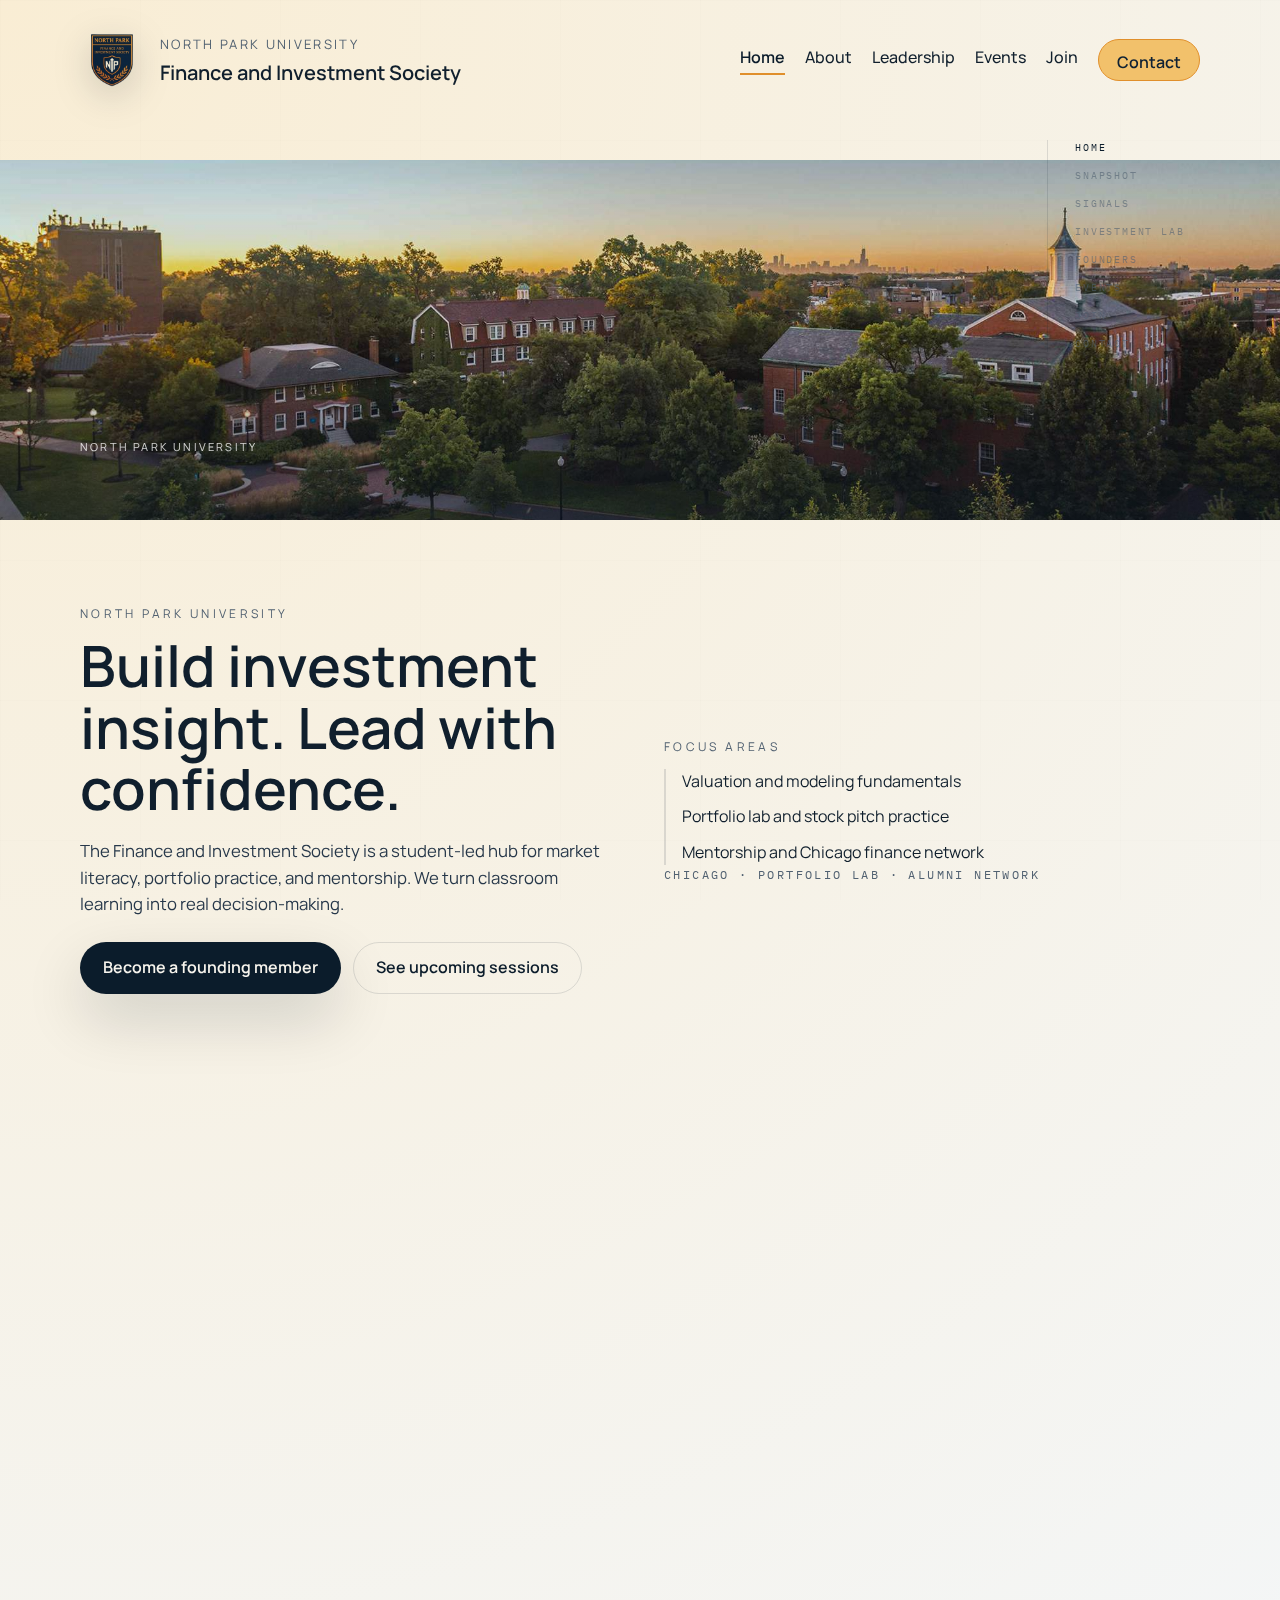
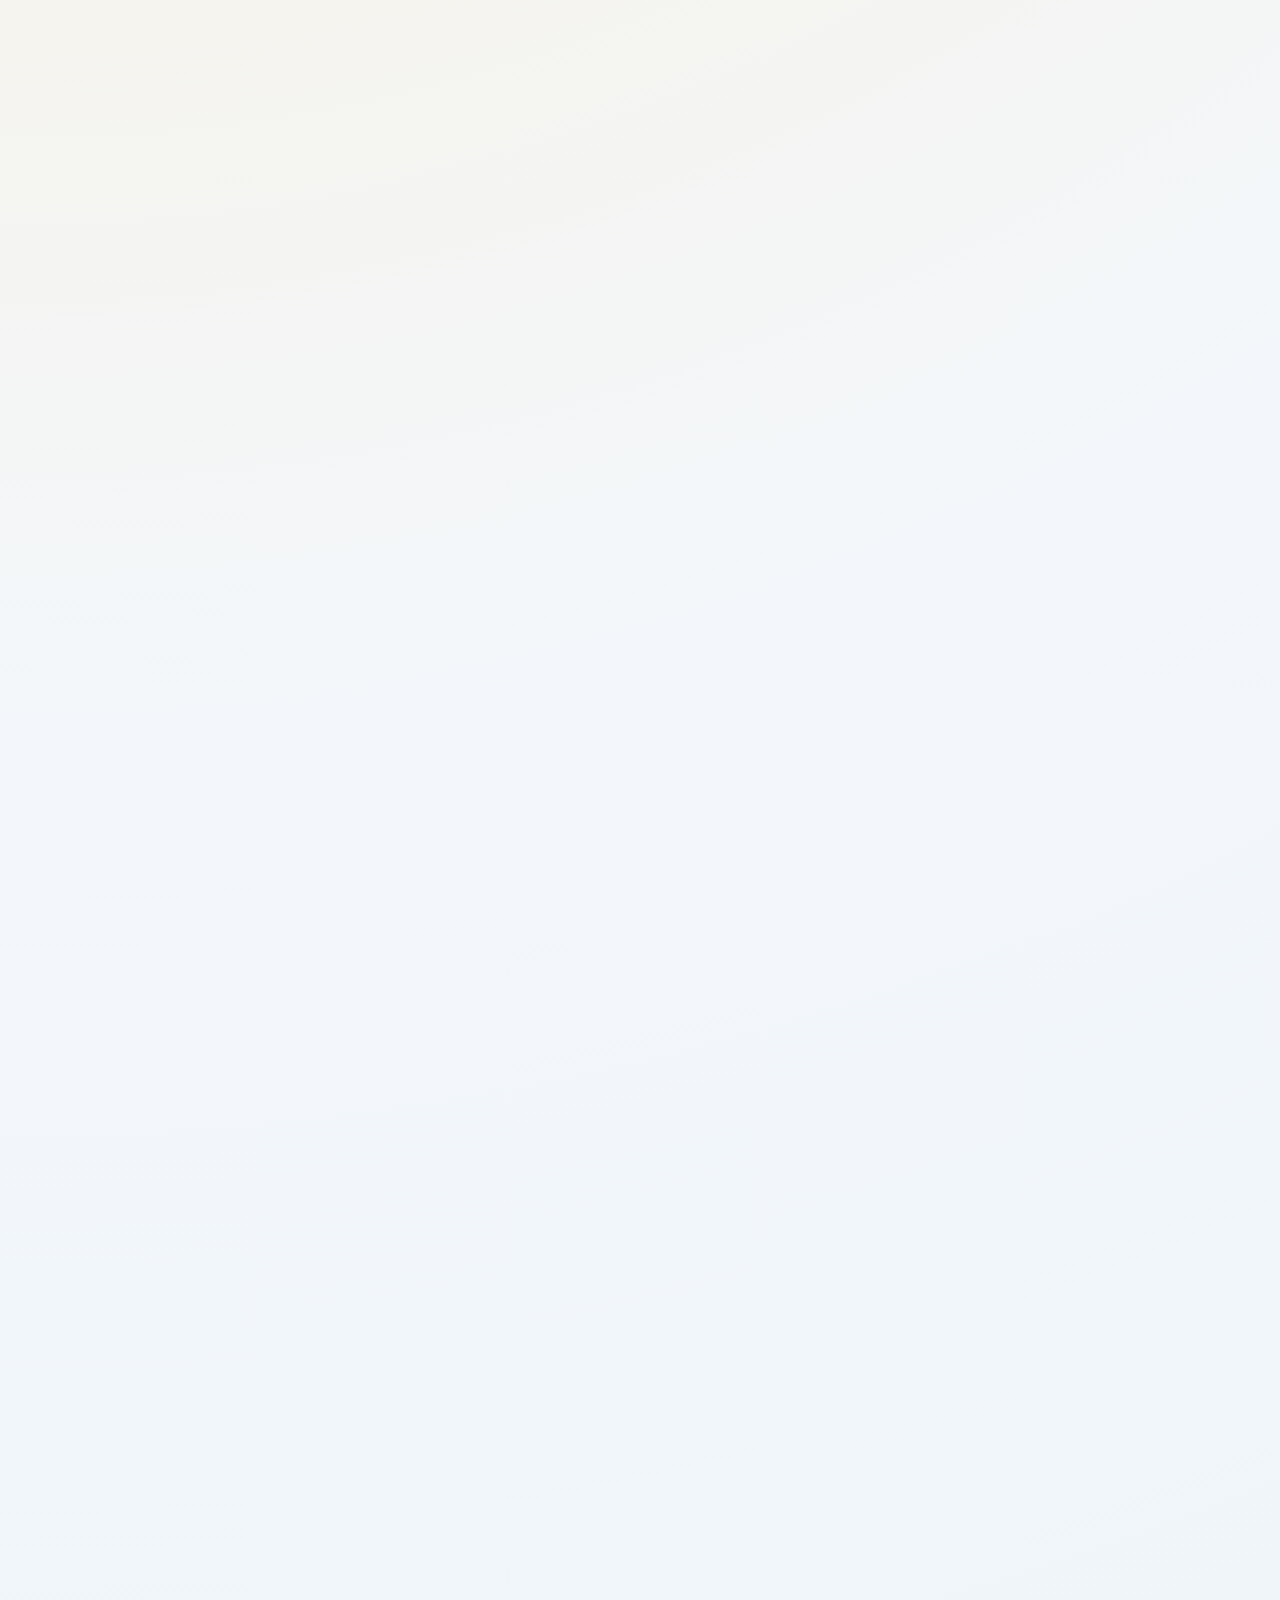
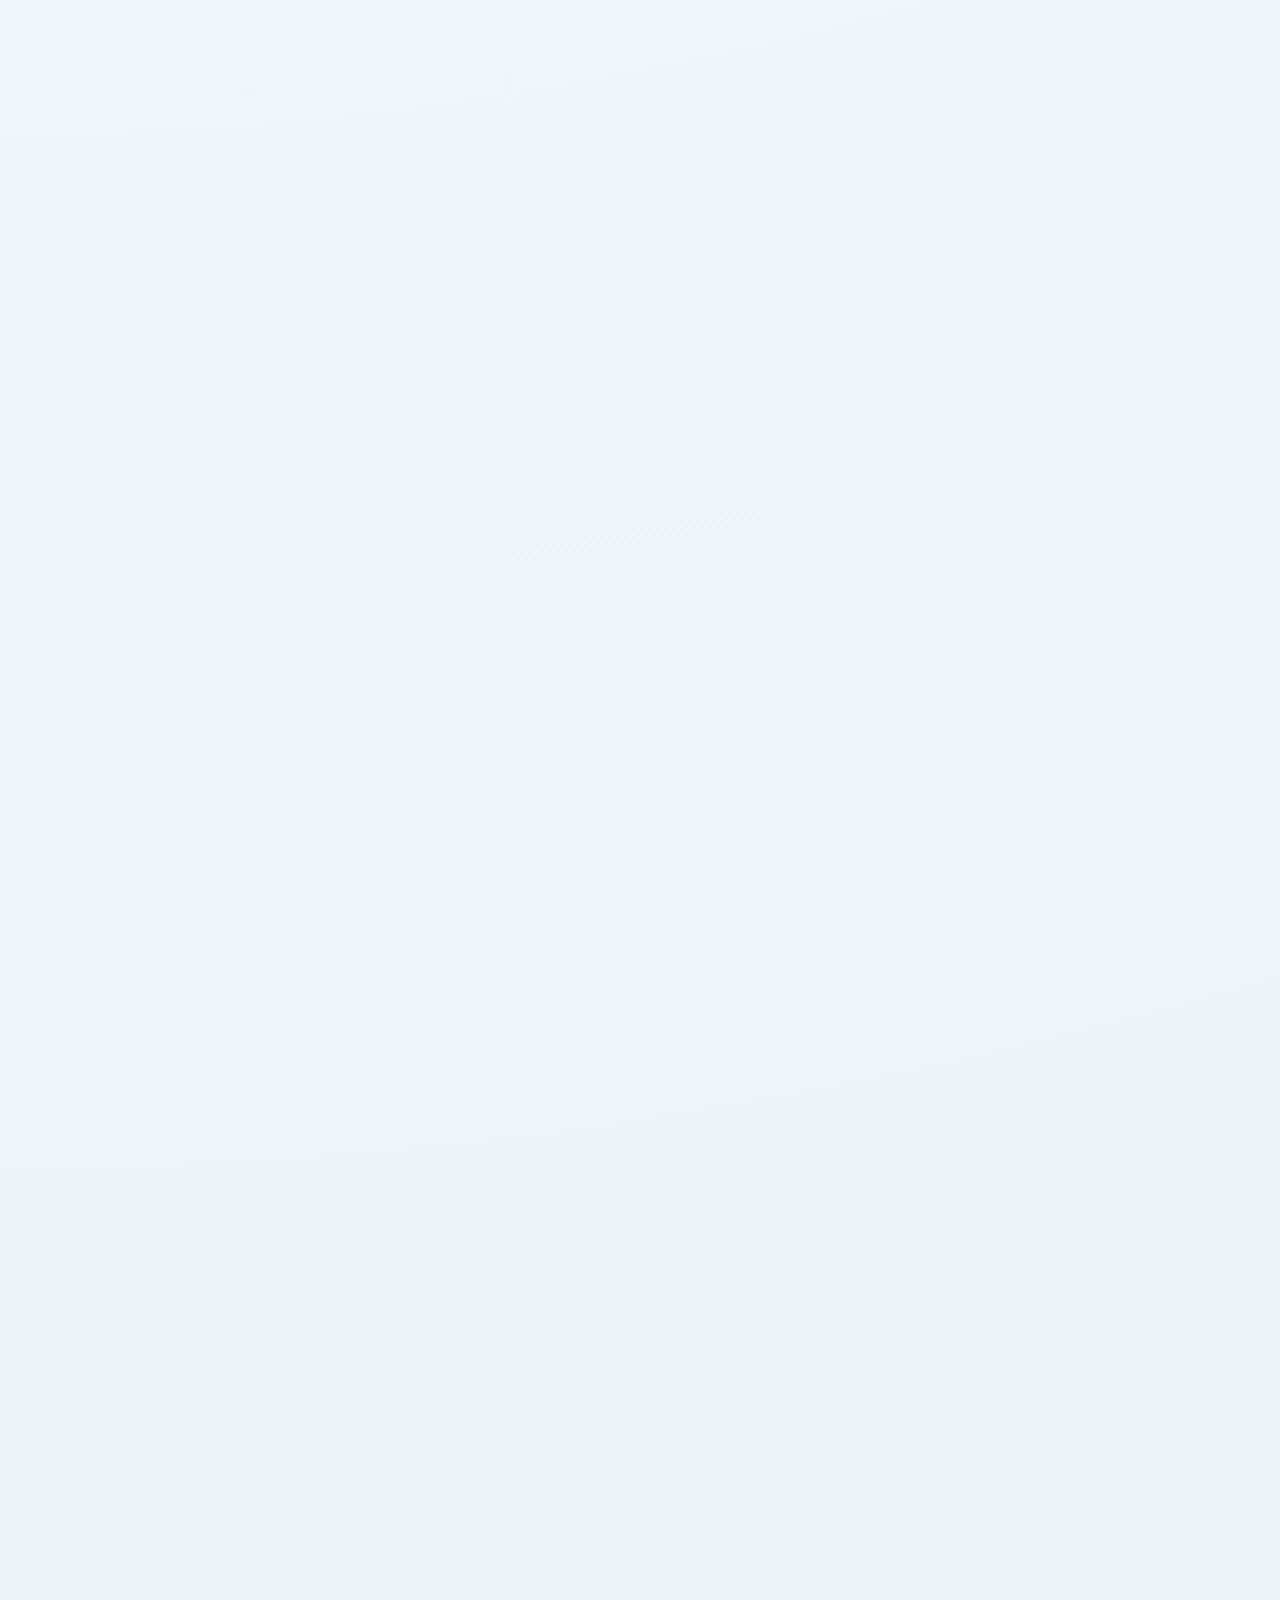
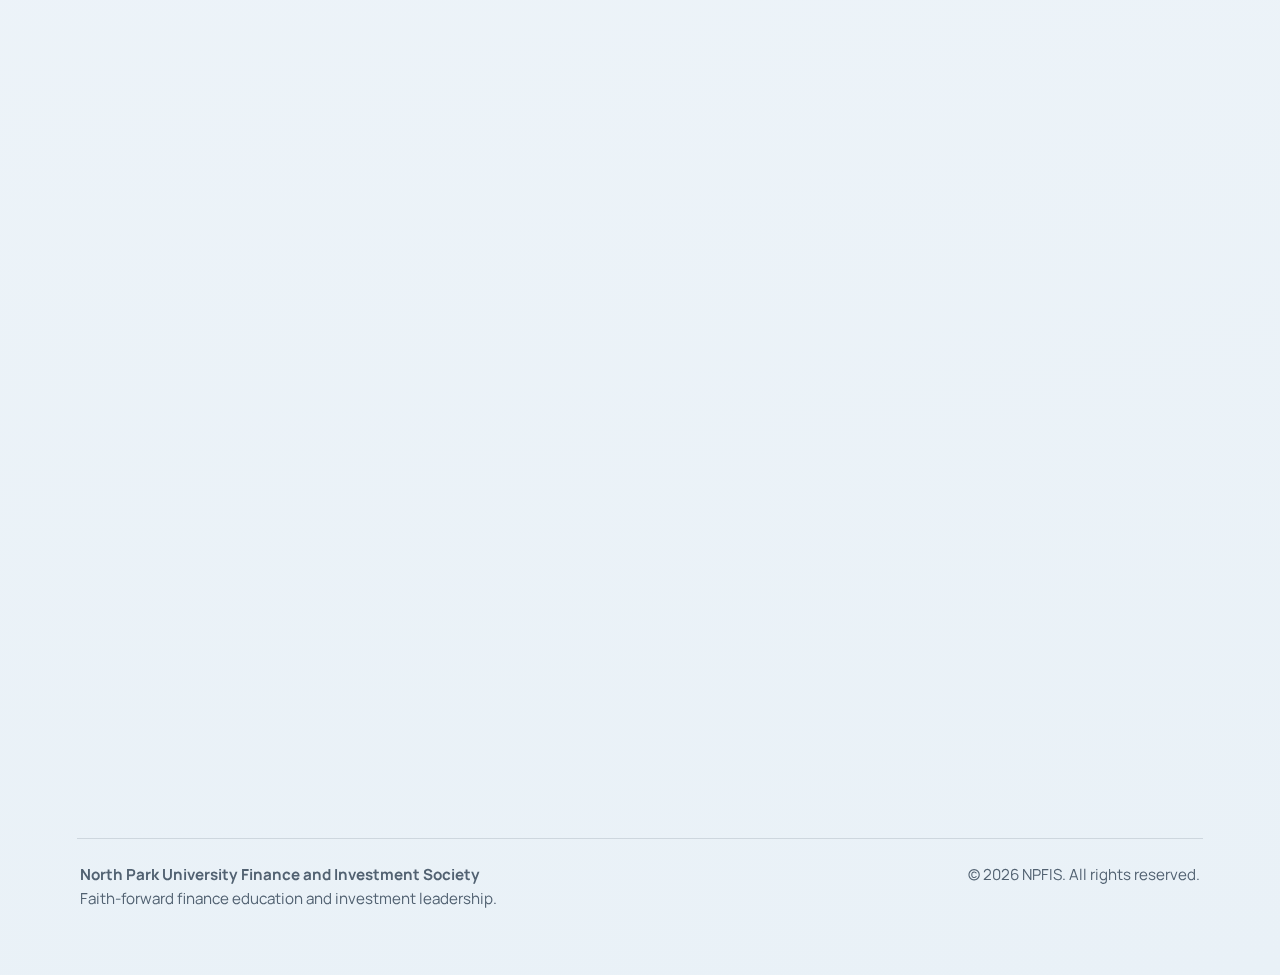
<file: index.html>
<!doctype html>
<html lang="en">
  <head>
    <meta charset="utf-8" />
    <meta name="viewport" content="width=device-width, initial-scale=1" />
    <title>NPFIS | North Park University Finance and Investment Society</title>
    <link rel="stylesheet" href="style.css" />
  </head>
  <body id="top" data-page="home">
    <a class="skip-link" href="#main">Skip to content</a>
    <div class="page">
      <header class="site-header">
        <div class="container header-inner">
          <a class="brand" href="index.html#top">
            <img
              class="logo"
              src="assets/npfis-logo.png"
              alt="North Park University Finance and Investment Society"
            />
            <div class="brand-text">
              <span>North Park University</span>
              <strong>Finance and Investment Society</strong>
            </div>
          </a>
          <button class="menu-toggle" aria-expanded="false" aria-controls="primary-nav" type="button">
            Menu
          </button>
          <nav id="primary-nav" class="nav">
            <a href="index.html" aria-current="page">Home</a>
            <a href="about.html">About</a>
            <a href="leadership.html">Leadership</a>
            <a href="events.html">Events</a>
            <a href="join.html">Join</a>
            <a href="contact.html" class="nav-cta">Contact</a>
          </nav>
        </div>
      </header>

      <nav class="storyline" aria-label="Storyline">
        <div class="storyline-progress" aria-hidden="true"><span></span></div>
        <a class="storyline-item" href="#home">Home</a>
        <a class="storyline-item" href="#snapshot">Snapshot</a>
        <a class="storyline-item" href="#panel">Signals</a>
        <a class="storyline-item" href="#lab">Investment Lab</a>
        <a class="storyline-item" href="#founders">Founders</a>
        <a class="storyline-item" href="#events">Events</a>
        <a class="storyline-item" href="#join">Join</a>
        <a class="storyline-item" href="#contact">Contact</a>
      </nav>

      <main id="main">
        <section
          id="home"
          data-section
          class="image-band reveal"
          style="--bg-image: url('assets/northpark-campus-sunset.jpg')"
          aria-label="North Park University campus"
        >
          <div class="container image-band-content">
            <span>North Park University</span>
          </div>
        </section>

        <section class="hero reveal" aria-label="Hero">
          <div class="container hero-inner">
            <div class="hero-copy">
              <p class="eyebrow">North Park University</p>
              <h1>Build investment insight. Lead with confidence.</h1>
              <p class="lead">
                The Finance and Investment Society is a student-led hub for market literacy,
                portfolio practice, and mentorship. We turn classroom learning into real
                decision-making.
              </p>
              <div class="cta-row">
                <a class="btn primary" href="join.html">Become a founding member</a>
                <a class="btn ghost" href="events.html">See upcoming sessions</a>
              </div>
            </div>
            <div class="hero-data">
              <p class="eyebrow">Focus areas</p>
              <ul class="line-list">
                <li>Valuation and modeling fundamentals</li>
                <li>Portfolio lab and stock pitch practice</li>
                <li>Mentorship and Chicago finance network</li>
              </ul>
              <div class="ticker">Chicago &middot; Portfolio Lab &middot; Alumni Network</div>
            </div>
          </div>
        </section>

        <section class="ticker-band reveal" aria-label="Market pulse">
          <div class="ticker-track">
            <span class="ticker-item">
              Market Pulse &middot; Valuation &middot; Portfolio Lab &middot; Research Sprints &middot; Chicago Finance
              Network &middot; RSO Approved
            </span>
            <span class="ticker-item">
              Market Pulse &middot; Valuation &middot; Portfolio Lab &middot; Research Sprints &middot; Chicago Finance
              Network &middot; RSO Approved
            </span>
          </div>
        </section>

        <section id="snapshot" data-section class="section-block reveal" aria-label="Market snapshot">
          <div class="container">
            <div class="section-header">
              <div>
                <p class="eyebrow">Market snapshot</p>
                <h2>Built for students who want real finance experience.</h2>
              </div>
            </div>
            <div class="finance-grid">
              <article>
                <span>RSO Approved</span>
                <strong>Official student organization</strong>
                <p>Recognized and supported by North Park University.</p>
              </article>
              <article>
                <span>Portfolio Lab</span>
                <strong>Thesis-driven investing</strong>
                <p>Build research, defend ideas, and improve decision-making.</p>
              </article>
              <article>
                <span>Career Signals</span>
                <strong>Mentors and industry access</strong>
                <p>Connect with alumni and professionals in Chicago finance.</p>
              </article>
            </div>
          </div>
        </section>

        <section id="panel" data-section class="section-block reveal" aria-label="Market panel">
          <div class="container market-panel">
            <div>
              <p class="eyebrow">Market panel</p>
              <h2>Track the signals students learn to read.</h2>
              <p class="lead">Hover a sector to see how we interpret trends inside the portfolio lab.</p>
              <div class="market-tabs" role="tablist" aria-label="Market sectors">
                <button class="market-tab is-active" type="button" data-sector="equities" role="tab">
                  Equities
                </button>
                <button class="market-tab" type="button" data-sector="fixed" role="tab">
                  Fixed Income
                </button>
                <button class="market-tab" type="button" data-sector="macro" role="tab">
                  Macro
                </button>
                <button class="market-tab" type="button" data-sector="esg" role="tab">
                  ESG
                </button>
                <button class="market-tab" type="button" data-sector="fintech" role="tab">
                  FinTech
                </button>
              </div>
            </div>
            <div class="market-chart">
              <svg viewBox="0 0 600 200" role="img" aria-label="Sector performance line">
                <polyline
                  id="market-line"
                  points="0,150 80,120 160,130 240,90 320,110 400,70 480,85 560,50 600,60"
                  fill="none"
                  stroke="#0b1c2b"
                  stroke-width="3"
                />
                <polyline
                  id="market-line-secondary"
                  points="0,160 80,150 160,155 240,130 320,145 400,120 480,130 560,105 600,110"
                  fill="none"
                  stroke="rgba(11, 28, 43, 0.35)"
                  stroke-width="2"
                />
              </svg>
              <p id="market-caption" class="market-caption" aria-live="polite">
                Momentum improved over the past four weeks as students evaluated valuation gaps.
              </p>
            </div>
          </div>
        </section>

        <section id="lab" data-section class="section-block reveal" aria-label="Investment lab">
          <div class="container split">
            <div>
              <p class="eyebrow">Investment lab</p>
              <h2>Build thesis-driven investors.</h2>
              <p>
                We focus on practical experience - analysts write theses, teams pitch live, and
                portfolios are reviewed with disciplined feedback loops.
              </p>
              <ul class="line-list">
                <li>Weekly analyst notes and valuation write-ups.</li>
                <li>Stock pitch nights with peer review.</li>
                <li>Long-term portfolio tracking and reflection.</li>
              </ul>
            </div>
            <figure class="sparkline">
              <svg viewBox="0 0 600 180" role="img" aria-label="Sample portfolio signal">
                <polyline
                  points="0,140 80,120 160,130 240,90 320,110 400,70 480,85 560,50 600,60"
                  fill="none"
                  stroke="#0b1c2b"
                  stroke-width="3"
                />
                <polyline
                  points="0,150 80,140 160,150 240,120 320,130 400,100 480,110 560,90 600,95"
                  fill="none"
                  stroke="rgba(11, 28, 43, 0.35)"
                  stroke-width="2"
                />
              </svg>
              <figcaption>Sample portfolio signal</figcaption>
            </figure>
          </div>
        </section>

        <section class="preview-section reveal" aria-label="About preview">
          <div class="container split">
            <div>
              <p class="eyebrow">About</p>
              <h2>What NPFIS is building.</h2>
              <p>
                NPFIS exists to make finance approachable. We pair technical training with
                mentorship and values-based leadership so students can move from curiosity
                to confident decision-making.
              </p>
            </div>
            <div class="split-action">
              <a class="link" href="about.html">Learn more about the mission</a>
            </div>
          </div>
        </section>

        <section class="section-block reveal" aria-label="Founders photo">
          <div class="container">
            <figure class="media-block">
              <img src="assets/founders-steps.jpg" alt="NPFIS founders outside campus" />
              <figcaption>Founders of NPFIS</figcaption>
            </figure>
          </div>
        </section>

        <section id="founders" data-section class="preview-section reveal" aria-label="Founders">
          <div class="container">
            <div class="section-header">
              <div>
                <p class="eyebrow">Founders</p>
                <h2>Building the Finance &amp; Investment Society.</h2>
              </div>
              <a class="link" href="leadership.html">Leadership page</a>
            </div>
            <div class="founder-list">
              <div class="founder-row">
                <div>
                  <strong>Tyler Habetler</strong>
                  <span>Co-Founder</span>
                </div>
                <a class="linkedin-link" href="https://www.linkedin.com/in/tylerhabetler/" target="_blank" rel="noopener">
                  <svg viewBox="0 0 24 24" aria-hidden="true">
                    <path
                      fill="currentColor"
                      d="M4.98 3.5a2.5 2.5 0 1 1 0 5 2.5 2.5 0 0 1 0-5ZM3 8.75h3.96V21H3zM9.5 8.75h3.8v1.68h.05c.53-.99 1.83-2.02 3.76-2.02C20.6 8.41 22 10.1 22 13.34V21h-3.96v-6.75c0-1.61-.03-3.68-2.24-3.68-2.24 0-2.58 1.75-2.58 3.56V21H9.5z"
                    />
                  </svg>
                  LinkedIn
                </a>
              </div>
              <div class="founder-row">
                <div>
                  <strong>Temirlan Avtandilov</strong>
                  <span>Co-Founder</span>
                </div>
                <a class="linkedin-link" href="https://www.linkedin.com/in/temirlan-avtandilov/" target="_blank" rel="noopener">
                  <svg viewBox="0 0 24 24" aria-hidden="true">
                    <path
                      fill="currentColor"
                      d="M4.98 3.5a2.5 2.5 0 1 1 0 5 2.5 2.5 0 0 1 0-5ZM3 8.75h3.96V21H3zM9.5 8.75h3.8v1.68h.05c.53-.99 1.83-2.02 3.76-2.02C20.6 8.41 22 10.1 22 13.34V21h-3.96v-6.75c0-1.61-.03-3.68-2.24-3.68-2.24 0-2.58 1.75-2.58 3.56V21H9.5z"
                    />
                  </svg>
                  LinkedIn
                </a>
              </div>
              <div class="founder-row">
                <div>
                  <strong>Mohamed Zarook Mohamed Shamri</strong>
                  <span>Co-Founder</span>
                </div>
                <a class="linkedin-link" href="https://www.linkedin.com/in/mohamedshamri/" target="_blank" rel="noopener">
                  <svg viewBox="0 0 24 24" aria-hidden="true">
                    <path
                      fill="currentColor"
                      d="M4.98 3.5a2.5 2.5 0 1 1 0 5 2.5 2.5 0 0 1 0-5ZM3 8.75h3.96V21H3zM9.5 8.75h3.8v1.68h.05c.53-.99 1.83-2.02 3.76-2.02C20.6 8.41 22 10.1 22 13.34V21h-3.96v-6.75c0-1.61-.03-3.68-2.24-3.68-2.24 0-2.58 1.75-2.58 3.56V21H9.5z"
                    />
                  </svg>
                  LinkedIn
                </a>
              </div>
            </div>
          </div>
        </section>

        <section class="section-block reveal" aria-label="Founders note">
          <div class="container quote-block">
            <p class="eyebrow">Founders note</p>
            <blockquote>
              We started NPFIS to give students hands-on finance experience and a community
              that grows beyond the classroom.
            </blockquote>
            <div class="ticker">North Park University &middot; Registered Student Organization</div>
          </div>
        </section>

        <section id="events" data-section class="preview-section reveal" aria-label="Events preview">
          <div class="container">
            <div class="section-header">
              <div>
                <p class="eyebrow">Events</p>
                <h2>Upcoming sessions and workshops.</h2>
              </div>
              <a class="link" href="events.html">View all events</a>
            </div>
            <div class="event-list">
              <div class="event-row">
                <div>
                  <span class="event-tag">Workshop</span>
                  <h3>Market Basics Bootcamp</h3>
                  <p>How markets move, how to read financial news, and build a watchlist.</p>
                </div>
                <span class="event-meta">2 hours &middot; In-person</span>
              </div>
              <div class="event-row">
                <div>
                  <span class="event-tag">Panel</span>
                  <h3>Chicago Finance Career Night</h3>
                  <p>Meet alumni across banking, consulting, and fintech.</p>
                </div>
                <span class="event-meta">Evening &middot; Alumni Hall</span>
              </div>
              <div class="event-row">
                <div>
                  <span class="event-tag">Portfolio Lab</span>
                  <h3>Student Stock Pitch Showcase</h3>
                  <p>Teams present long-term investment theses and peer review live.</p>
                </div>
                <span class="event-meta">Weekly &middot; Classroom TBD</span>
              </div>
            </div>
          </div>
        </section>

        <section id="join" data-section class="preview-section reveal" aria-label="Join preview">
          <div class="container split">
            <div>
              <p class="eyebrow">Join</p>
              <h2>Become a founding member.</h2>
              <p>
                We are building the first cohort now. Founding members shape the culture,
                topics, and portfolio lab focus.
              </p>
              <ol class="steps-list">
                <li>Introduce yourself and share your goals.</li>
                <li>Select a track that fits your interests.</li>
                <li>Start with the first workshop and cohort meet-up.</li>
              </ol>
            </div>
            <div class="split-action">
              <a class="btn primary" href="join.html">Apply for membership</a>
              <a class="link" href="join.html">Explore membership tracks</a>
            </div>
          </div>
        </section>

        <section id="contact" data-section class="preview-section reveal" aria-label="Contact preview">
          <div class="container split">
            <div>
              <p class="eyebrow">Contact</p>
              <h2>Connect with the leadership team.</h2>
              <p>
                We welcome partnerships, guest speakers, and collaboration across the North
                Park community.
              </p>
              <div class="detail-list">
                <p><strong>Email</strong> npfis@northpark.edu</p>
                <p><strong>Instagram</strong> @npufinance</p>
                <p><strong>Meeting time</strong> Thursdays at 6:00 PM (launching soon)</p>
              </div>
            </div>
            <div class="split-action">
              <a class="btn dark" href="contact.html">Go to contact page</a>
            </div>
          </div>
        </section>
      </main>

      <footer class="site-footer">
        <div class="container footer-inner">
          <div>
            <strong>North Park University Finance and Investment Society</strong>
            <p>Faith-forward finance education and investment leadership.</p>
          </div>
          <p>&copy; <span id="year"></span> NPFIS. All rights reserved.</p>
        </div>
      </footer>
    </div>

    <script src="app.js"></script>
  </body>
</html>
</file>
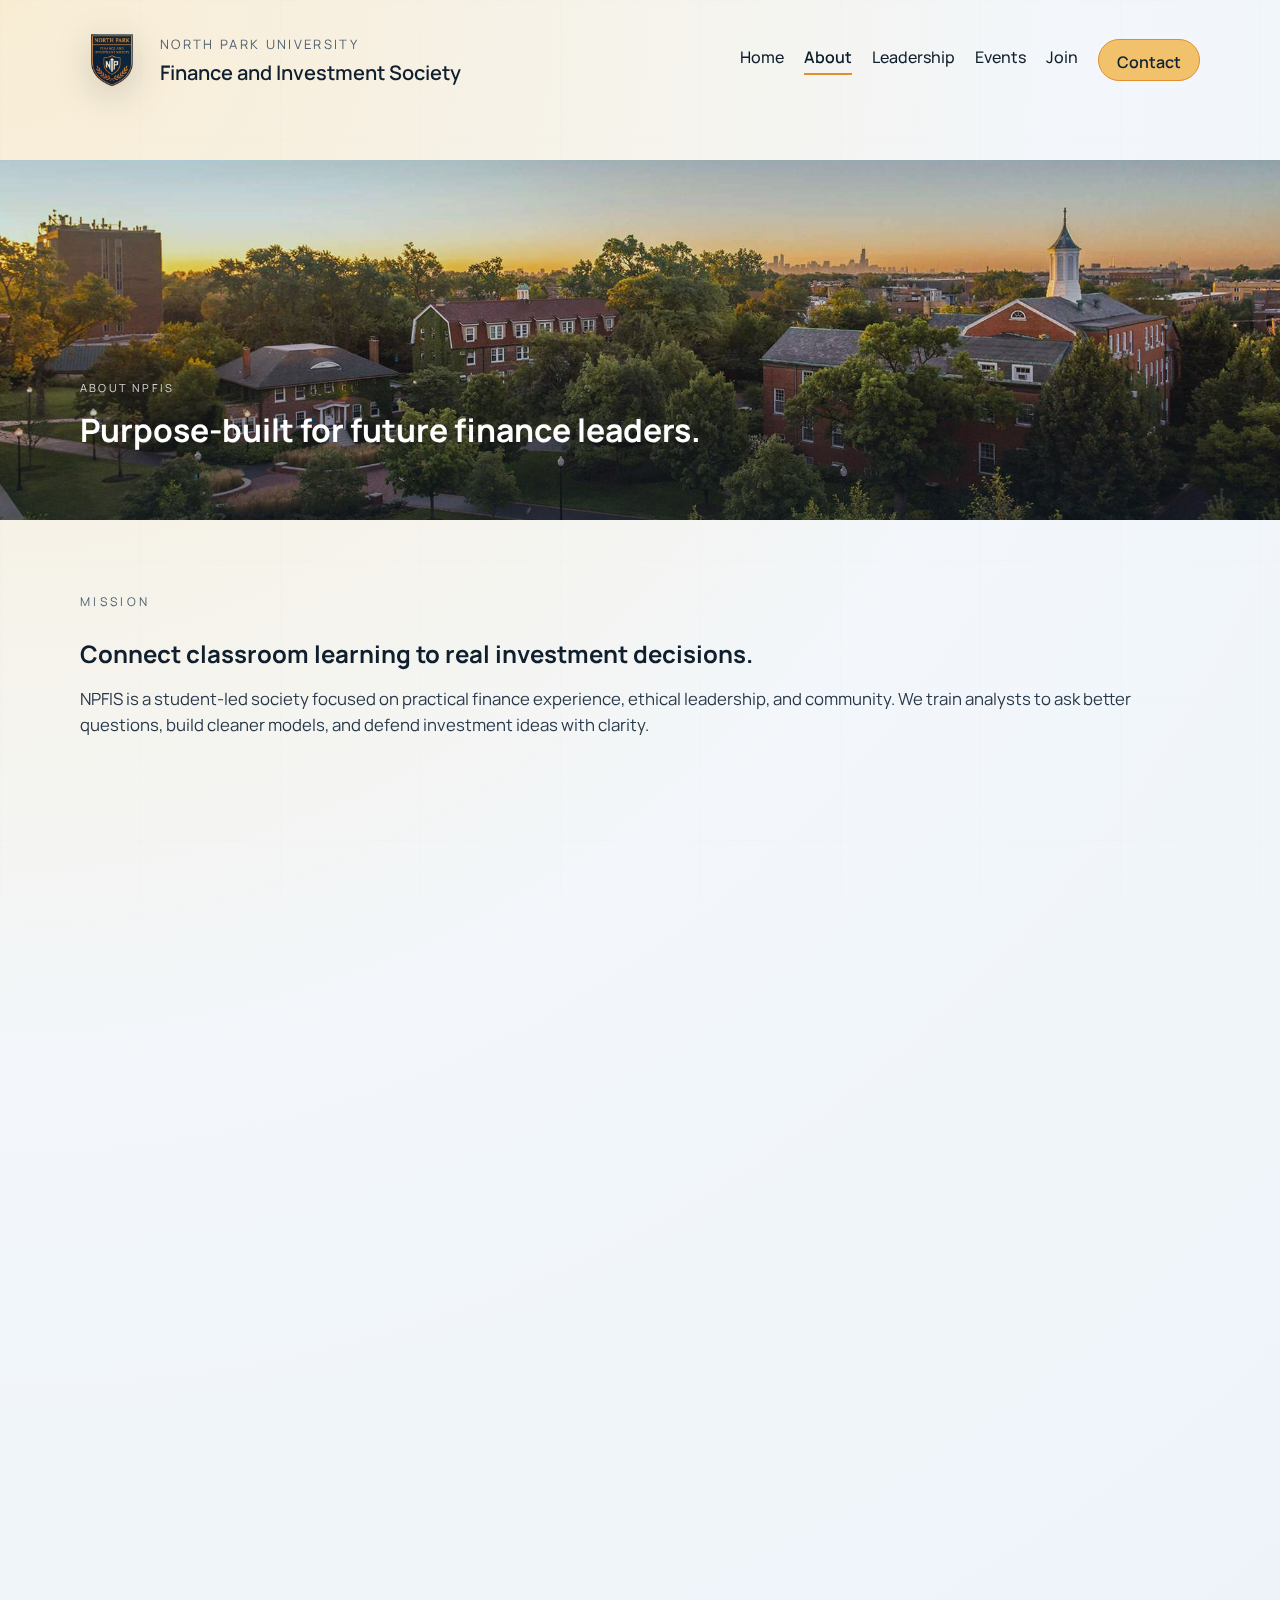
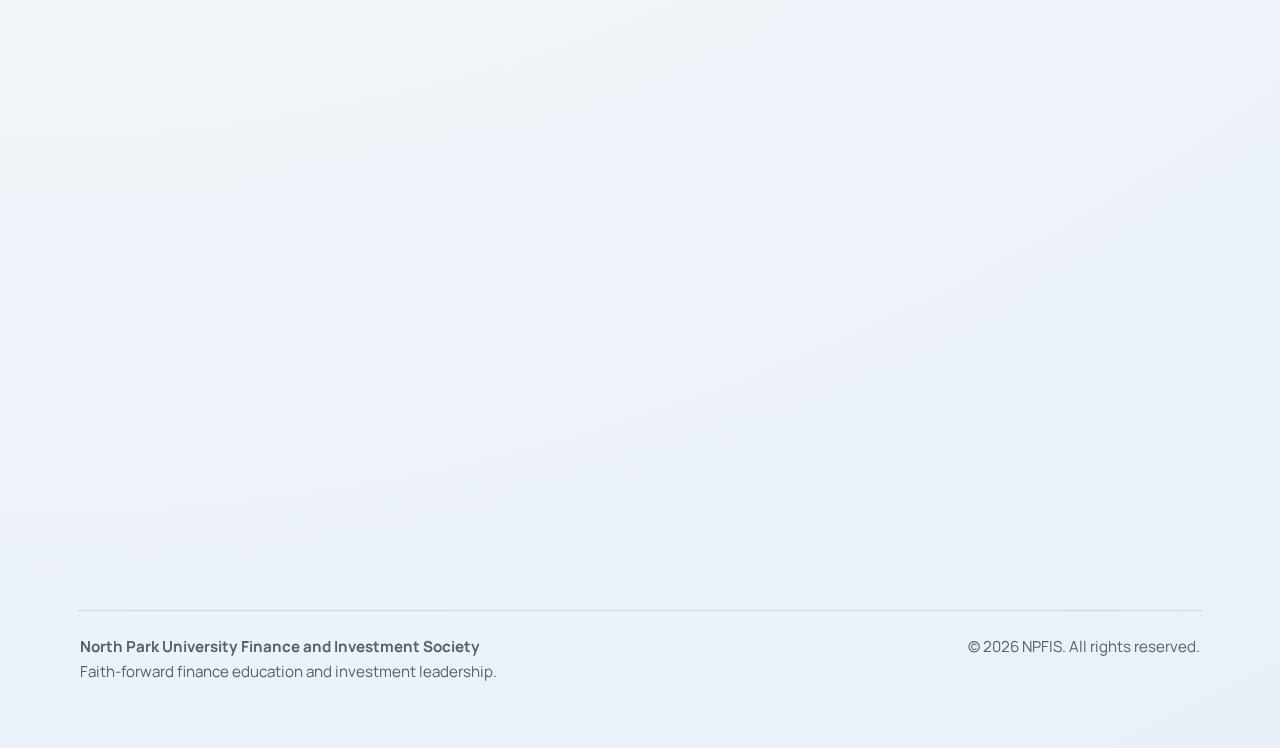
<file: about.html>
<!doctype html>
<html lang="en">
  <head>
    <meta charset="utf-8" />
    <meta name="viewport" content="width=device-width, initial-scale=1" />
    <title>About | NPFIS</title>
    <link rel="stylesheet" href="style.css" />
  </head>
  <body id="top" data-page="about">
    <a class="skip-link" href="#main">Skip to content</a>
    <div class="page">
      <header class="site-header">
        <div class="container header-inner">
          <a class="brand" href="index.html#top">
            <img
              class="logo"
              src="assets/npfis-logo.png"
              alt="North Park University Finance and Investment Society"
            />
            <div class="brand-text">
              <span>North Park University</span>
              <strong>Finance and Investment Society</strong>
            </div>
          </a>
          <button class="menu-toggle" aria-expanded="false" aria-controls="primary-nav" type="button">
            Menu
          </button>
          <nav id="primary-nav" class="nav">
            <a href="index.html">Home</a>
            <a href="about.html" aria-current="page">About</a>
            <a href="leadership.html">Leadership</a>
            <a href="events.html">Events</a>
            <a href="join.html">Join</a>
            <a href="contact.html" class="nav-cta">Contact</a>
          </nav>
        </div>
      </header>

      <main id="main">
        <section
          class="image-band reveal"
          style="--bg-image: url('assets/northpark-campus-historic.jpg')"
          aria-label="North Park University campus"
        >
          <div class="container image-band-content">
            <span>About NPFIS</span>
            <h1>Purpose-built for future finance leaders.</h1>
          </div>
        </section>

        <section class="section-block reveal">
          <div class="container page-hero">
            <p class="eyebrow">Mission</p>
            <h2>Connect classroom learning to real investment decisions.</h2>
            <p class="lead">
              NPFIS is a student-led society focused on practical finance experience, ethical leadership,
              and community. We train analysts to ask better questions, build cleaner models, and defend
              investment ideas with clarity.
            </p>
          </div>
        </section>

        <section class="section-block reveal" aria-label="Mission and values">
          <div class="container split">
            <div>
              <p class="eyebrow">Values</p>
              <h2>Disciplined, collaborative, and purpose-driven.</h2>
              <ul class="line-list">
                <li>Integrity-first investing and decision-making.</li>
                <li>Hands-on practice through research sprints and portfolio labs.</li>
                <li>Mentorship, community, and service to the North Park network.</li>
              </ul>
            </div>
            <figure class="media-block">
              <img src="assets/northpark-johnson-center.jpg" alt="North Park campus" />
              <figcaption>Center for career and professional development</figcaption>
            </figure>
          </div>
        </section>

        <section class="section-block reveal" aria-label="Why finance at North Park">
          <div class="container split">
            <div>
              <p class="eyebrow">Why NPFIS</p>
              <h2>Build the network while building the skill.</h2>
              <p>
                Students gain exposure to Chicago finance leaders, alumni mentors, and a peer cohort
                that values rigorous analysis. We build small teams, run live pitch nights, and work
                toward measurable progress each semester.
              </p>
            </div>
            <div class="detail-list">
              <p><strong>Weekly cadence</strong> &middot; Analyst meetings and research reviews.</p>
              <p><strong>Portfolio lab</strong> &middot; Thesis-driven investment practice.</p>
              <p><strong>Community</strong> &middot; Peer feedback and leadership development.</p>
            </div>
          </div>
        </section>

        <section class="section-block reveal" aria-label="NPFIS timeline">
          <div class="container">
            <p class="eyebrow">Timeline</p>
            <h2>How we are building the society.</h2>
            <ul class="line-list">
              <li>Founding phase: student-led initiative approved as an RSO.</li>
              <li>First cohort: analyst training, mentorship pairing, and portfolio lab launch.</li>
              <li>Growth phase: expanded workshops, alumni network, and external speakers.</li>
            </ul>
          </div>
        </section>

        <section class="section-block reveal" aria-label="Campus gallery">
          <div class="container">
            <p class="eyebrow">Campus</p>
            <h2>Built inside the North Park community.</h2>
            <div class="image-gallery">
              <img src="assets/northpark-campus-sunset.jpg" alt="North Park campus at sunset" />
              <img src="assets/northpark-campus-historic.jpg" alt="Historic North Park building" />
              <img src="assets/northpark-johnson-center.jpg" alt="Johnson Center exterior" />
            </div>
          </div>
        </section>
      </main>

      <footer class="site-footer">
        <div class="container footer-inner">
          <div>
            <strong>North Park University Finance and Investment Society</strong>
            <p>Faith-forward finance education and investment leadership.</p>
          </div>
          <p>&copy; <span id="year"></span> NPFIS. All rights reserved.</p>
        </div>
      </footer>
    </div>

    <script src="app.js"></script>
  </body>
</html>
</file>
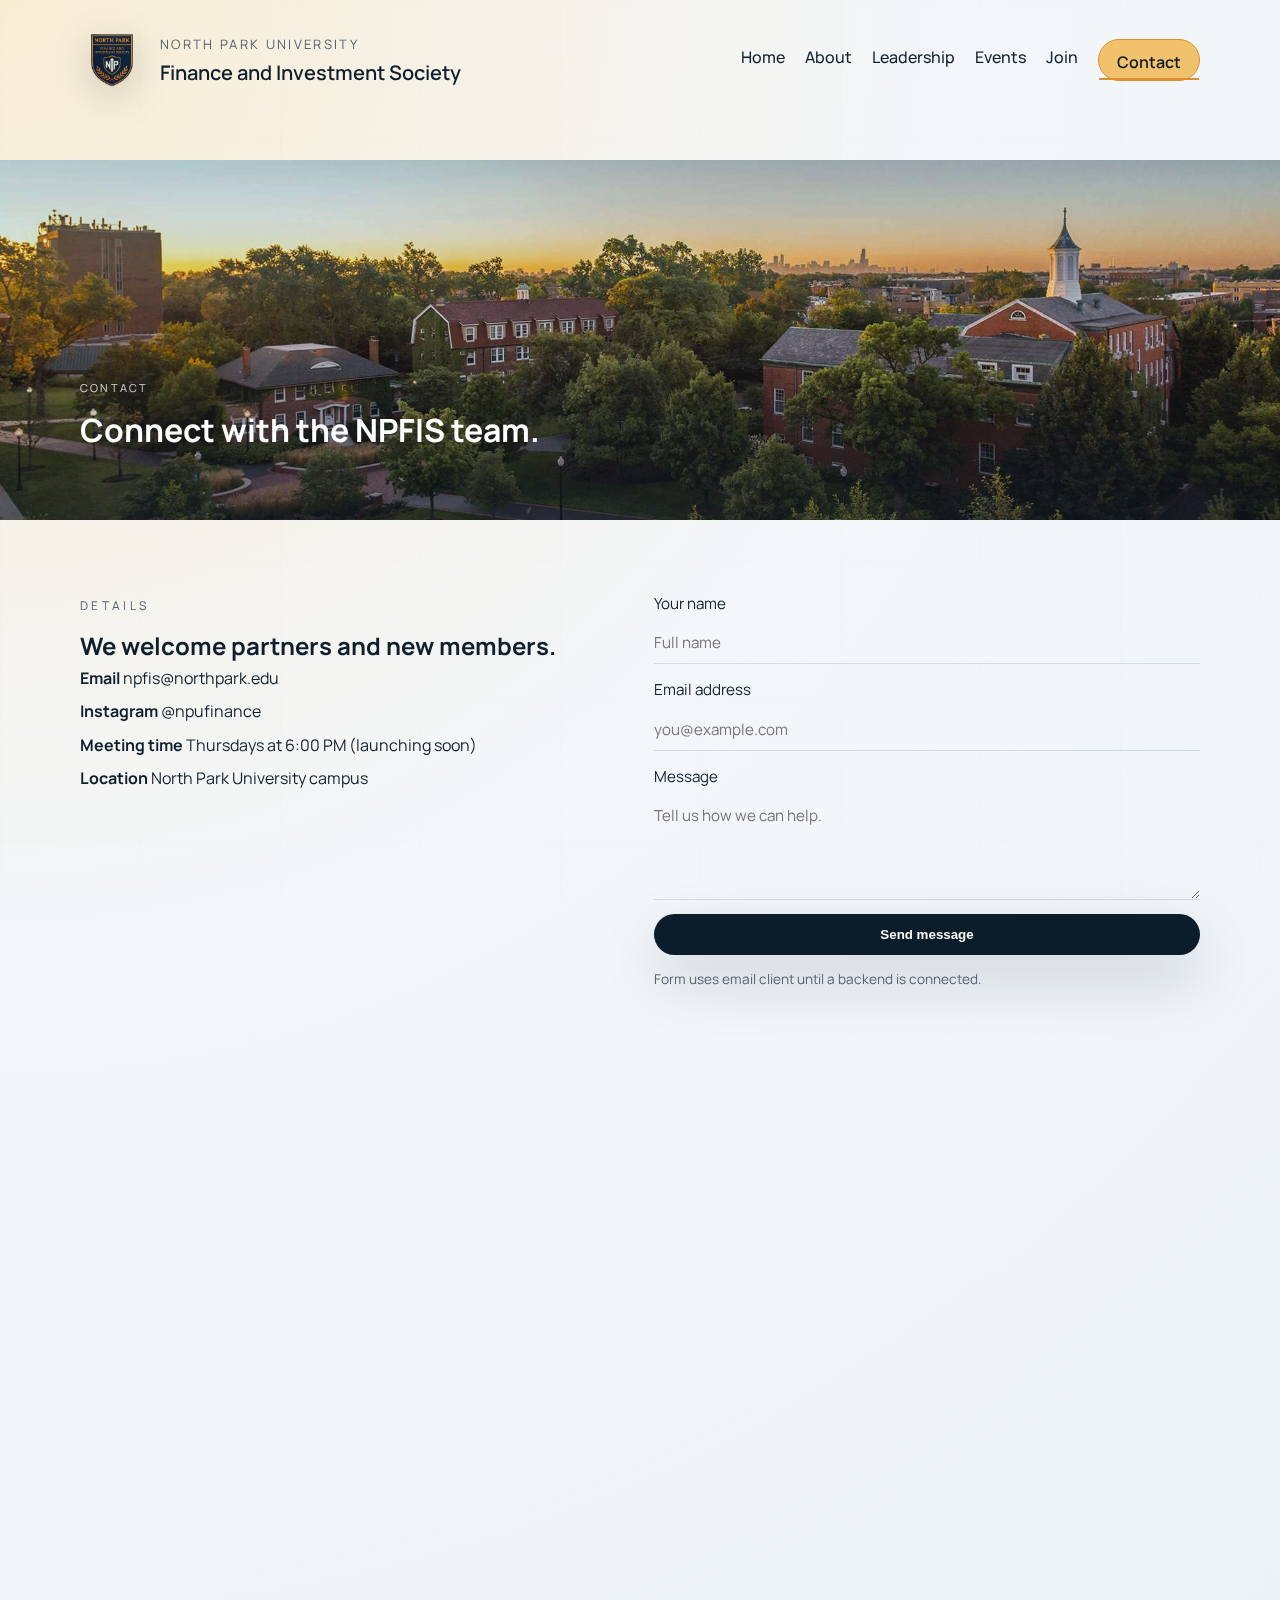
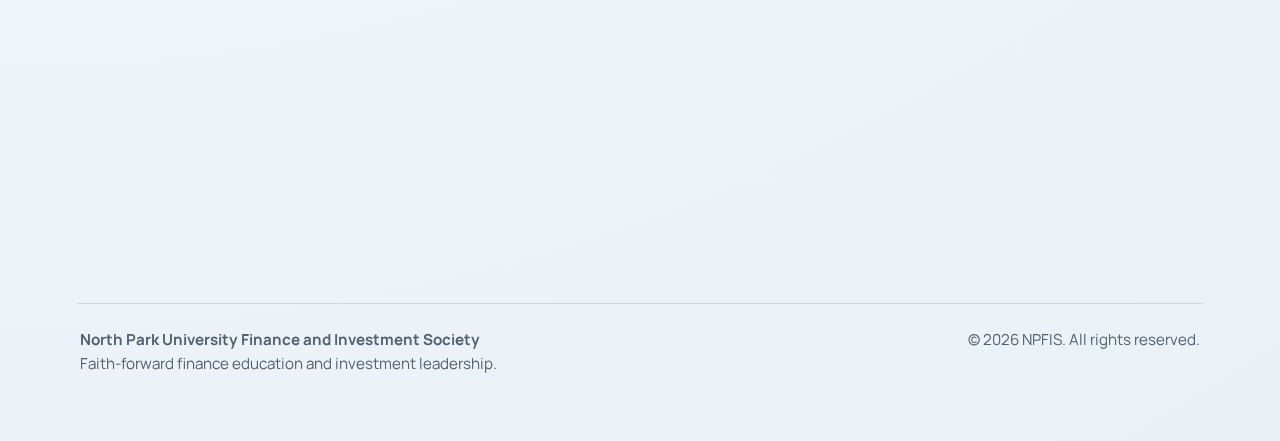
<file: contact.html>
<!doctype html>
<html lang="en">
  <head>
    <meta charset="utf-8" />
    <meta name="viewport" content="width=device-width, initial-scale=1" />
    <title>Contact | NPFIS</title>
    <link rel="stylesheet" href="style.css" />
  </head>
  <body id="top" data-page="contact">
    <a class="skip-link" href="#main">Skip to content</a>
    <div class="page">
      <header class="site-header">
        <div class="container header-inner">
          <a class="brand" href="index.html#top">
            <img
              class="logo"
              src="assets/npfis-logo.png"
              alt="North Park University Finance and Investment Society"
            />
            <div class="brand-text">
              <span>North Park University</span>
              <strong>Finance and Investment Society</strong>
            </div>
          </a>
          <button class="menu-toggle" aria-expanded="false" aria-controls="primary-nav" type="button">
            Menu
          </button>
          <nav id="primary-nav" class="nav">
            <a href="index.html">Home</a>
            <a href="about.html">About</a>
            <a href="leadership.html">Leadership</a>
            <a href="events.html">Events</a>
            <a href="join.html">Join</a>
            <a href="contact.html" aria-current="page" class="nav-cta">Contact</a>
          </nav>
        </div>
      </header>

      <main id="main">
        <section
          class="image-band reveal"
          style="--bg-image: url('assets/northpark-campus-historic.jpg')"
          aria-label="Contact NPFIS"
        >
          <div class="container image-band-content">
            <span>Contact</span>
            <h1>Connect with the NPFIS team.</h1>
          </div>
        </section>

        <section class="section-block reveal" aria-label="Contact details">
          <div class="container contact-grid">
            <div>
              <p class="eyebrow">Details</p>
              <h2>We welcome partners and new members.</h2>
              <div class="detail-list">
                <p><strong>Email</strong> npfis@northpark.edu</p>
                <p><strong>Instagram</strong> @npufinance</p>
                <p><strong>Meeting time</strong> Thursdays at 6:00 PM (launching soon)</p>
                <p><strong>Location</strong> North Park University campus</p>
              </div>
            </div>
            <form class="contact-form" action="mailto:npfis@northpark.edu" method="post" enctype="text/plain">
              <label>
                Your name
                <input type="text" name="name" placeholder="Full name" required />
              </label>
              <label>
                Email address
                <input type="email" name="email" placeholder="you@example.com" required />
              </label>
              <label>
                Message
                <textarea name="message" rows="4" placeholder="Tell us how we can help."></textarea>
              </label>
              <button class="btn primary" type="submit">Send message</button>
              <p class="form-note">Form uses email client until a backend is connected.</p>
            </form>
          </div>
        </section>

        <section class="section-block reveal" aria-label="Campus">
          <div class="container">
            <figure class="media-block">
              <img src="assets/northpark-johnson-center.jpg" alt="North Park campus" />
              <figcaption>Meetings held on campus during the semester</figcaption>
            </figure>
          </div>
        </section>
      </main>

      <footer class="site-footer">
        <div class="container footer-inner">
          <div>
            <strong>North Park University Finance and Investment Society</strong>
            <p>Faith-forward finance education and investment leadership.</p>
          </div>
          <p>&copy; <span id="year"></span> NPFIS. All rights reserved.</p>
        </div>
      </footer>
    </div>

    <script src="app.js"></script>
  </body>
</html>
</file>
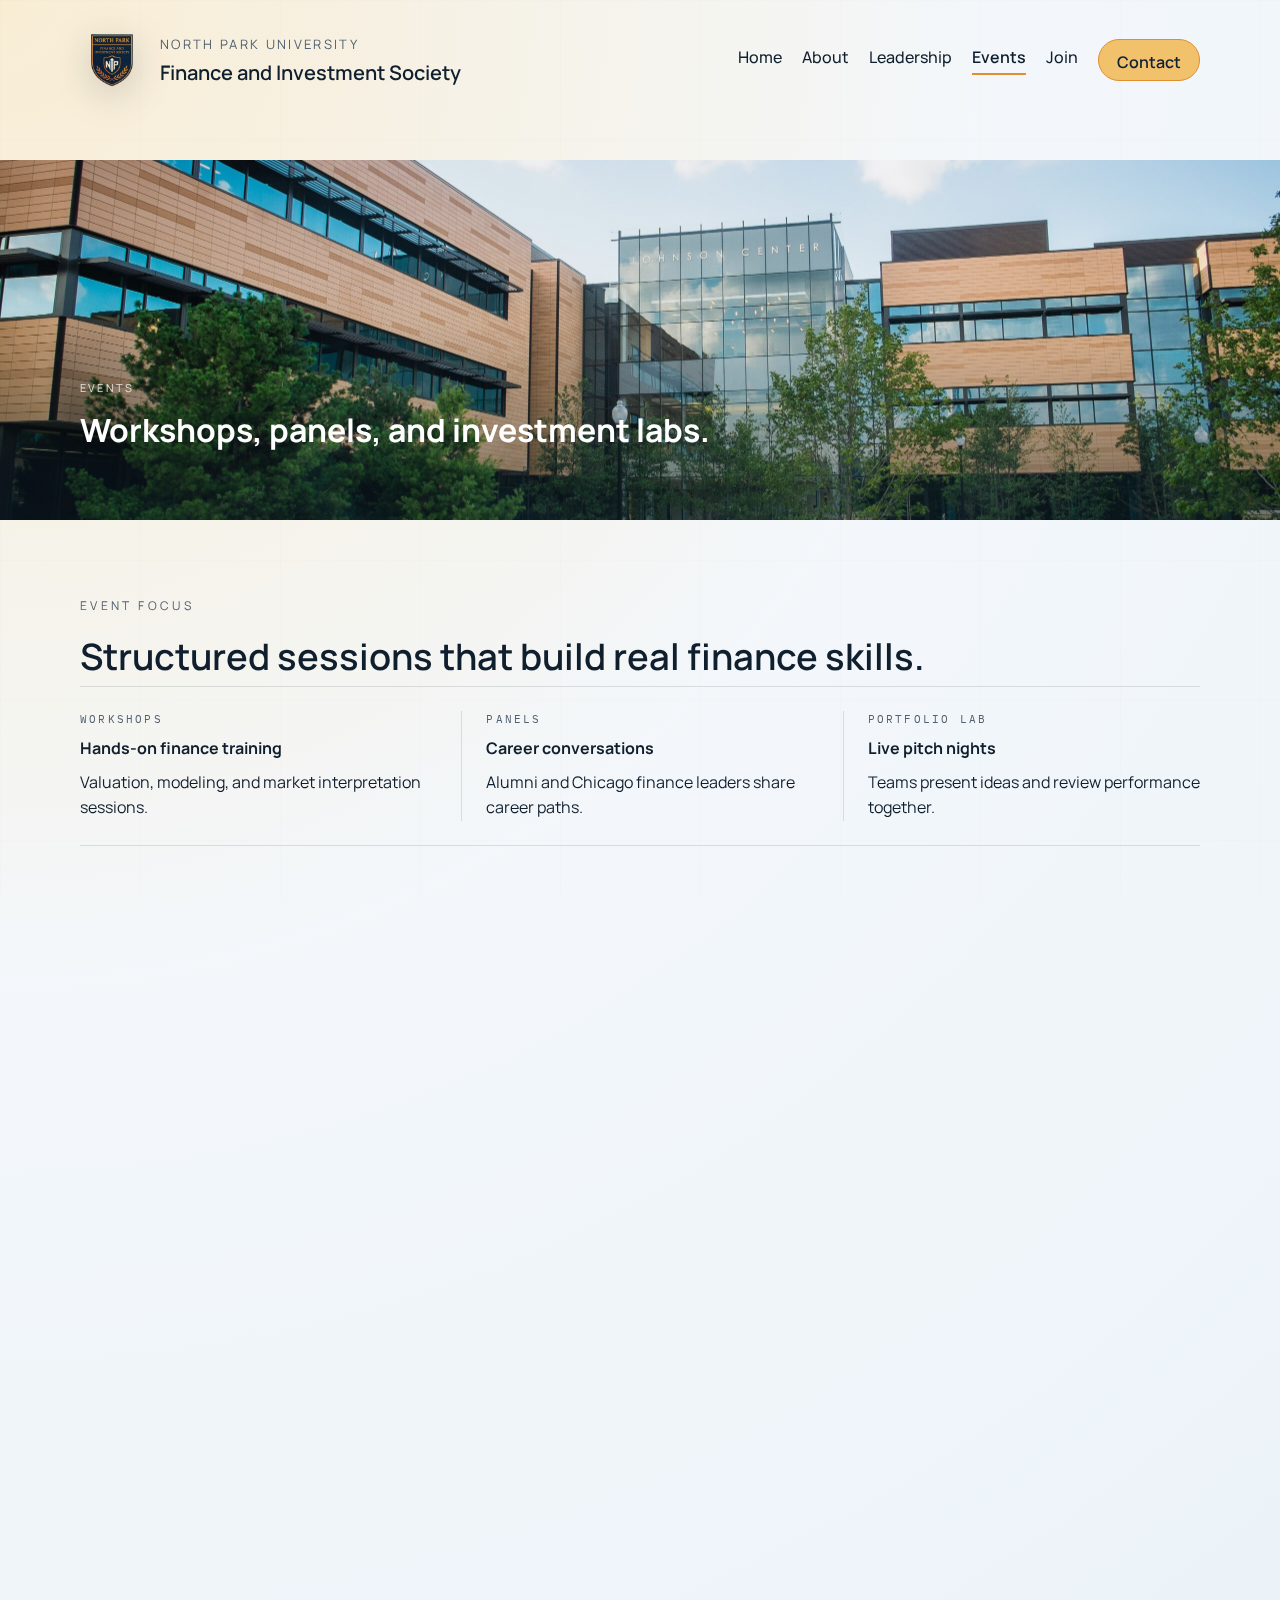
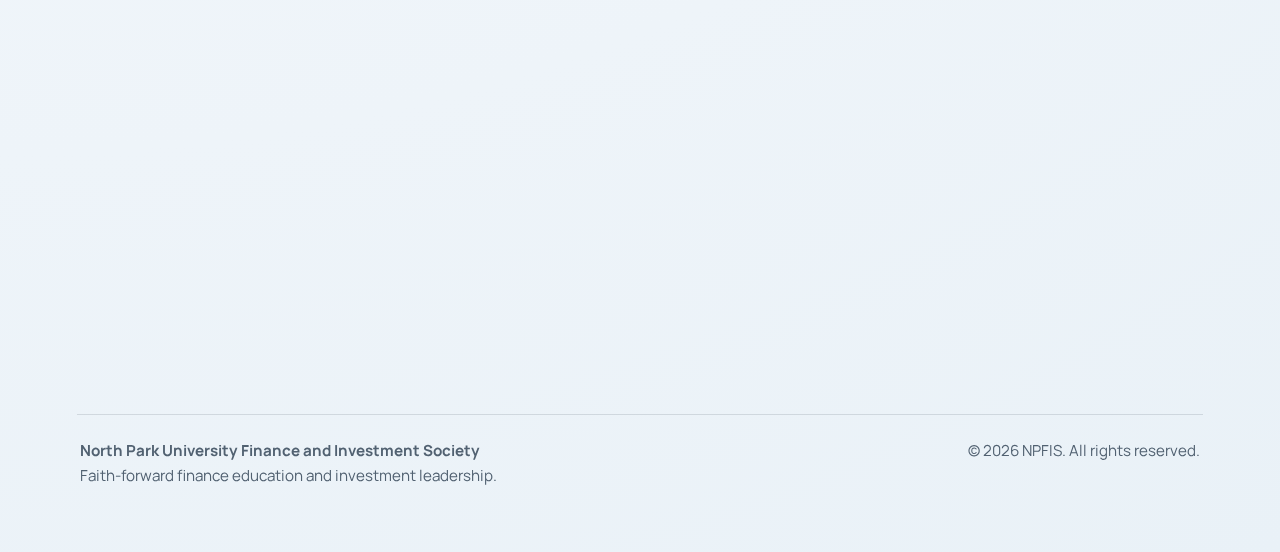
<file: events.html>
<!doctype html>
<html lang="en">
  <head>
    <meta charset="utf-8" />
    <meta name="viewport" content="width=device-width, initial-scale=1" />
    <title>Events | NPFIS</title>
    <link rel="stylesheet" href="style.css" />
  </head>
  <body id="top" data-page="events">
    <a class="skip-link" href="#main">Skip to content</a>
    <div class="page">
      <header class="site-header">
        <div class="container header-inner">
          <a class="brand" href="index.html#top">
            <img
              class="logo"
              src="assets/npfis-logo.png"
              alt="North Park University Finance and Investment Society"
            />
            <div class="brand-text">
              <span>North Park University</span>
              <strong>Finance and Investment Society</strong>
            </div>
          </a>
          <button class="menu-toggle" aria-expanded="false" aria-controls="primary-nav" type="button">
            Menu
          </button>
          <nav id="primary-nav" class="nav">
            <a href="index.html">Home</a>
            <a href="about.html">About</a>
            <a href="leadership.html">Leadership</a>
            <a href="events.html" aria-current="page">Events</a>
            <a href="join.html">Join</a>
            <a href="contact.html" class="nav-cta">Contact</a>
          </nav>
        </div>
      </header>

      <main id="main">
        <section
          class="image-band reveal"
          style="--bg-image: url('assets/northpark-johnson-center.jpg')"
          aria-label="Events at North Park University"
        >
          <div class="container image-band-content">
            <span>Events</span>
            <h1>Workshops, panels, and investment labs.</h1>
          </div>
        </section>

        <section class="section-block reveal" aria-label="Event focus">
          <div class="container">
            <div class="section-header">
              <div>
                <p class="eyebrow">Event focus</p>
                <h2>Structured sessions that build real finance skills.</h2>
              </div>
            </div>
            <div class="finance-grid">
              <article>
                <span>Workshops</span>
                <strong>Hands-on finance training</strong>
                <p>Valuation, modeling, and market interpretation sessions.</p>
              </article>
              <article>
                <span>Panels</span>
                <strong>Career conversations</strong>
                <p>Alumni and Chicago finance leaders share career paths.</p>
              </article>
              <article>
                <span>Portfolio Lab</span>
                <strong>Live pitch nights</strong>
                <p>Teams present ideas and review performance together.</p>
              </article>
            </div>
          </div>
        </section>

        <section class="section-block reveal" aria-label="Upcoming events">
          <div class="container">
            <p class="eyebrow">Upcoming</p>
            <h2>Upcoming sessions.</h2>
            <div class="event-list">
              <div class="event-row">
                <div>
                  <span class="event-tag">Workshop</span>
                  <h3>Market Foundations Bootcamp</h3>
                  <p>Intro to market structure, financial statements, and watchlists.</p>
                </div>
                <span class="event-meta">2 hours &middot; In-person</span>
              </div>
              <div class="event-row">
                <div>
                  <span class="event-tag">Panel</span>
                  <h3>Chicago Finance Career Night</h3>
                  <p>Meet alumni across banking, consulting, and fintech.</p>
                </div>
                <span class="event-meta">Evening &middot; Alumni Hall</span>
              </div>
              <div class="event-row">
                <div>
                  <span class="event-tag">Portfolio Lab</span>
                  <h3>Student Stock Pitch Showcase</h3>
                  <p>Teams present investment theses with faculty feedback.</p>
                </div>
                <span class="event-meta">Weekly &middot; Classroom TBD</span>
              </div>
            </div>
          </div>
        </section>

        <section class="section-block reveal" aria-label="Events in action">
          <div class="container split">
            <figure class="media-block">
              <img src="assets/founders-presentation.jpg" alt="NPFIS founders presenting core activities" />
              <figcaption>Core activities and training sessions</figcaption>
            </figure>
            <div>
              <p class="eyebrow">Event flow</p>
              <h2>Build momentum from week one.</h2>
              <p>
                Events are designed to move from foundational training to applied analysis.
                Each session ties back to portfolio lab progress and mentorship goals.
              </p>
              <a class="link" href="join.html">Join the next cohort</a>
            </div>
          </div>
        </section>
      </main>

      <footer class="site-footer">
        <div class="container footer-inner">
          <div>
            <strong>North Park University Finance and Investment Society</strong>
            <p>Faith-forward finance education and investment leadership.</p>
          </div>
          <p>&copy; <span id="year"></span> NPFIS. All rights reserved.</p>
        </div>
      </footer>
    </div>

    <script src="app.js"></script>
  </body>
</html>
</file>
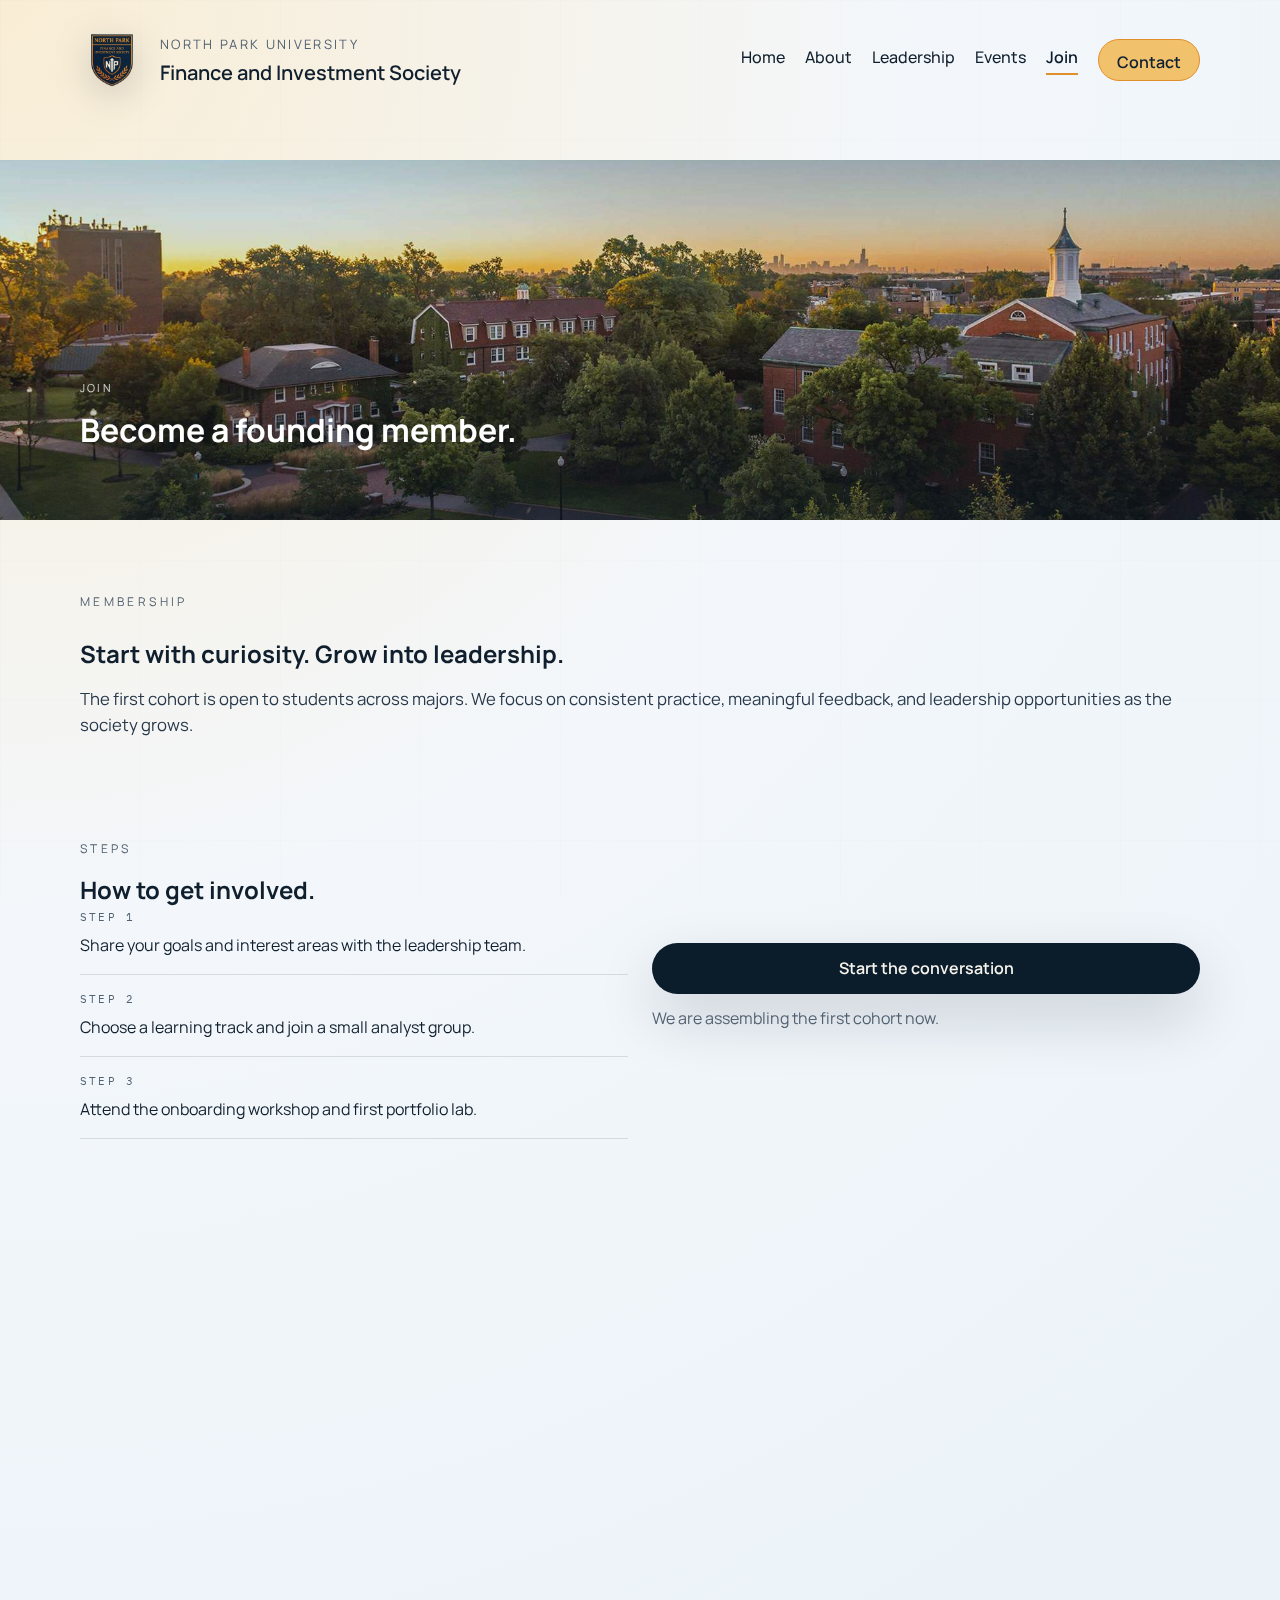
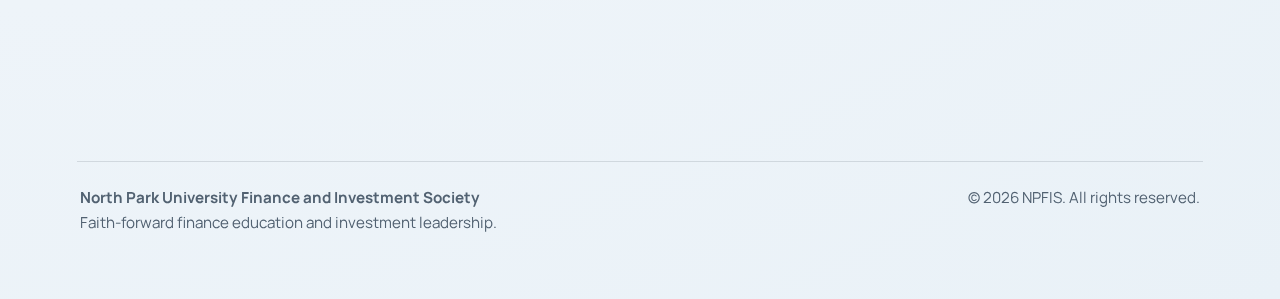
<file: join.html>
<!doctype html>
<html lang="en">
  <head>
    <meta charset="utf-8" />
    <meta name="viewport" content="width=device-width, initial-scale=1" />
    <title>Join | NPFIS</title>
    <link rel="stylesheet" href="style.css" />
  </head>
  <body id="top" data-page="join">
    <a class="skip-link" href="#main">Skip to content</a>
    <div class="page">
      <header class="site-header">
        <div class="container header-inner">
          <a class="brand" href="index.html#top">
            <img
              class="logo"
              src="assets/npfis-logo.png"
              alt="North Park University Finance and Investment Society"
            />
            <div class="brand-text">
              <span>North Park University</span>
              <strong>Finance and Investment Society</strong>
            </div>
          </a>
          <button class="menu-toggle" aria-expanded="false" aria-controls="primary-nav" type="button">
            Menu
          </button>
          <nav id="primary-nav" class="nav">
            <a href="index.html">Home</a>
            <a href="about.html">About</a>
            <a href="leadership.html">Leadership</a>
            <a href="events.html">Events</a>
            <a href="join.html" aria-current="page">Join</a>
            <a href="contact.html" class="nav-cta">Contact</a>
          </nav>
        </div>
      </header>

      <main id="main">
        <section
          class="image-band reveal"
          style="--bg-image: url('assets/northpark-campus-sunset.jpg')"
          aria-label="Join NPFIS"
        >
          <div class="container image-band-content">
            <span>Join</span>
            <h1>Become a founding member.</h1>
          </div>
        </section>

        <section class="section-block reveal">
          <div class="container page-hero">
            <p class="eyebrow">Membership</p>
            <h2>Start with curiosity. Grow into leadership.</h2>
            <p class="lead">
              The first cohort is open to students across majors. We focus on consistent practice,
              meaningful feedback, and leadership opportunities as the society grows.
            </p>
          </div>
        </section>

        <section class="section-block reveal" aria-label="Membership steps">
          <div class="container split">
            <div>
              <p class="eyebrow">Steps</p>
              <h2>How to get involved.</h2>
              <ol class="steps-list">
                <li>Share your goals and interest areas with the leadership team.</li>
                <li>Choose a learning track and join a small analyst group.</li>
                <li>Attend the onboarding workshop and first portfolio lab.</li>
              </ol>
            </div>
            <div class="split-action">
              <a class="btn primary" href="contact.html">Start the conversation</a>
              <p class="muted">We are assembling the first cohort now.</p>
            </div>
          </div>
        </section>

        <section class="section-block reveal" aria-label="Tracks">
          <div class="container">
            <p class="eyebrow">Tracks</p>
            <h2>Choose a focus that fits your goals.</h2>
            <div class="tracks-grid">
              <div>
                <strong>Analyst Track</strong>
                <p>Learn fundamentals, valuation, and market research basics.</p>
              </div>
              <div>
                <strong>Portfolio Track</strong>
                <p>Build thesis-driven ideas, pitch, and track performance.</p>
              </div>
              <div>
                <strong>Leadership Track</strong>
                <p>Help shape events, partnerships, and community outreach.</p>
              </div>
            </div>
          </div>
        </section>

        <section class="section-block reveal" aria-label="FAQ">
          <div class="container">
            <p class="eyebrow">FAQ</p>
            <h2>Questions students usually ask.</h2>
            <div class="faq-grid">
              <details>
                <summary>Do I need finance experience to join?</summary>
                <p>No. We design the first sessions for beginners and build from there.</p>
              </details>
              <details>
                <summary>How much time does membership require?</summary>
                <p>Most members plan for one weekly meeting plus optional workshops.</p>
              </details>
              <details>
                <summary>Can non-business majors participate?</summary>
                <p>Yes. We welcome students across majors who want to learn finance.</p>
              </details>
            </div>
          </div>
        </section>
      </main>

      <footer class="site-footer">
        <div class="container footer-inner">
          <div>
            <strong>North Park University Finance and Investment Society</strong>
            <p>Faith-forward finance education and investment leadership.</p>
          </div>
          <p>&copy; <span id="year"></span> NPFIS. All rights reserved.</p>
        </div>
      </footer>
    </div>

    <script src="app.js"></script>
  </body>
</html>
</file>
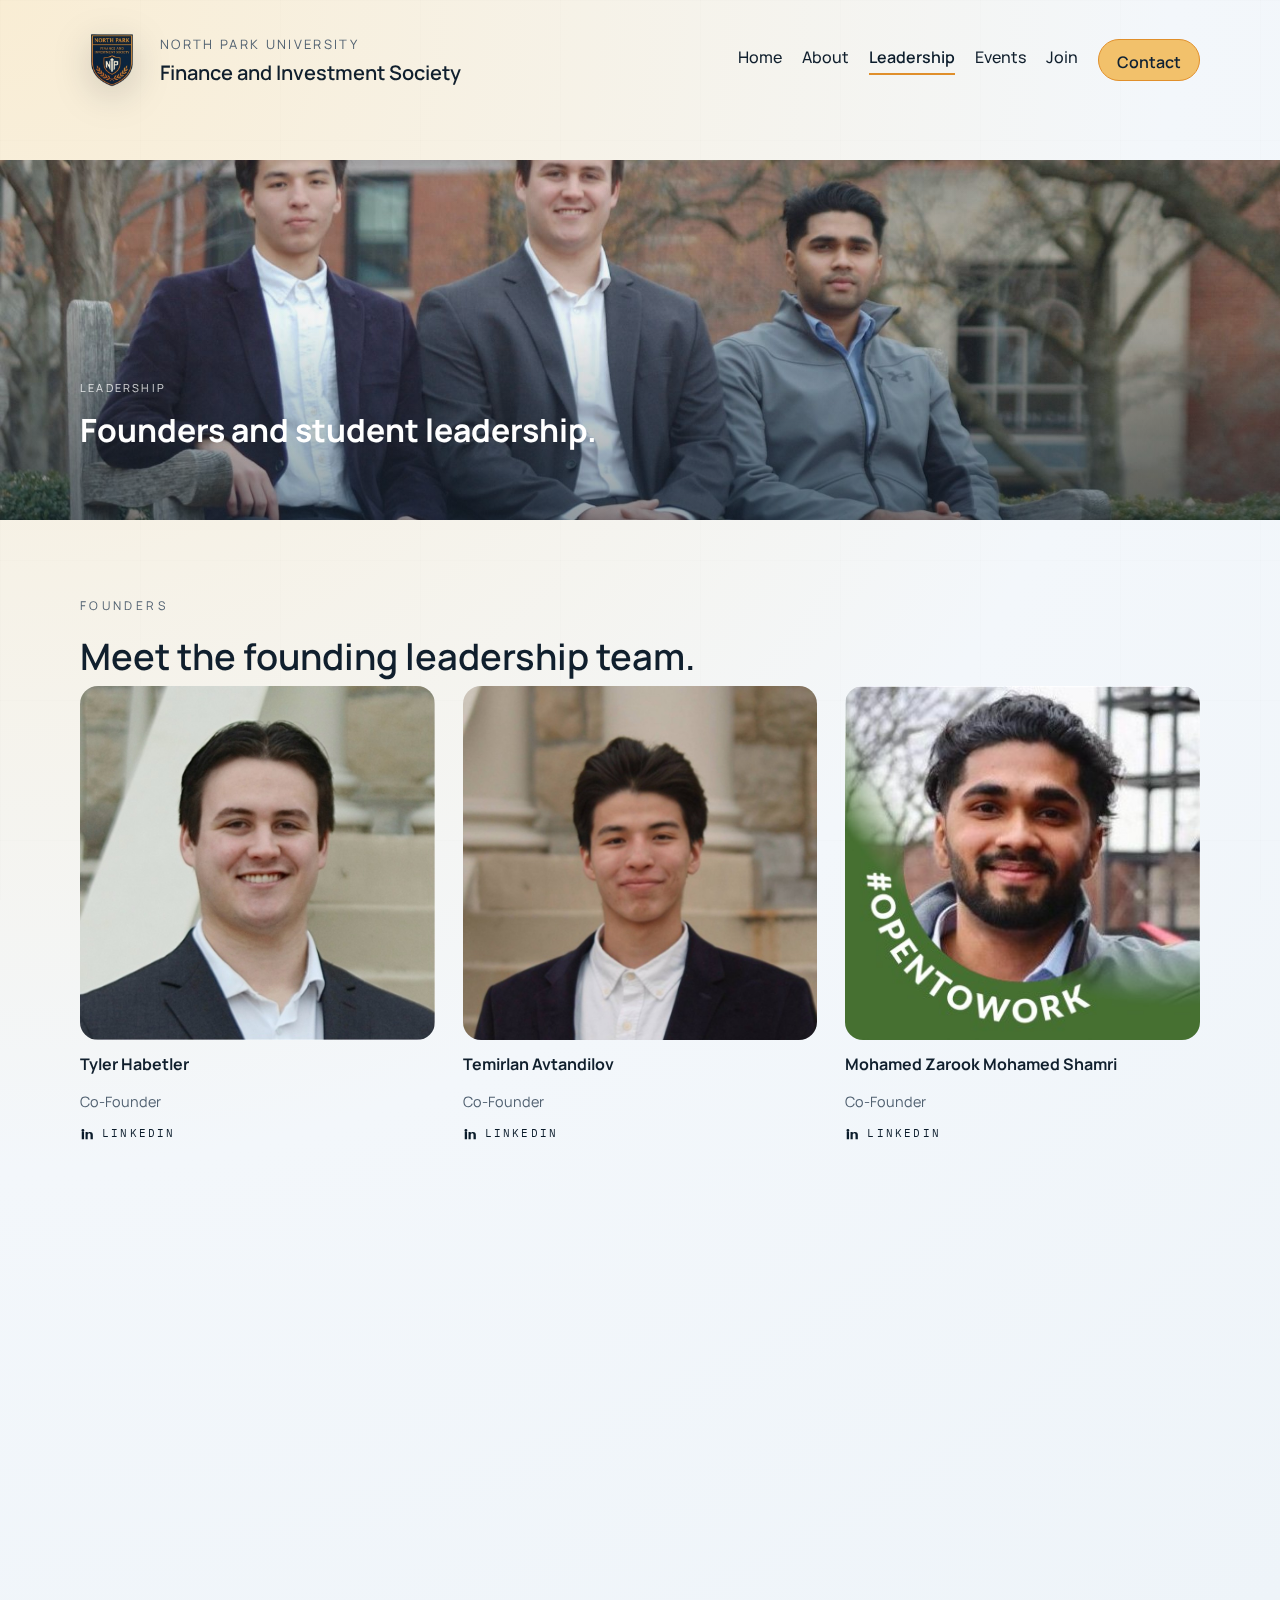
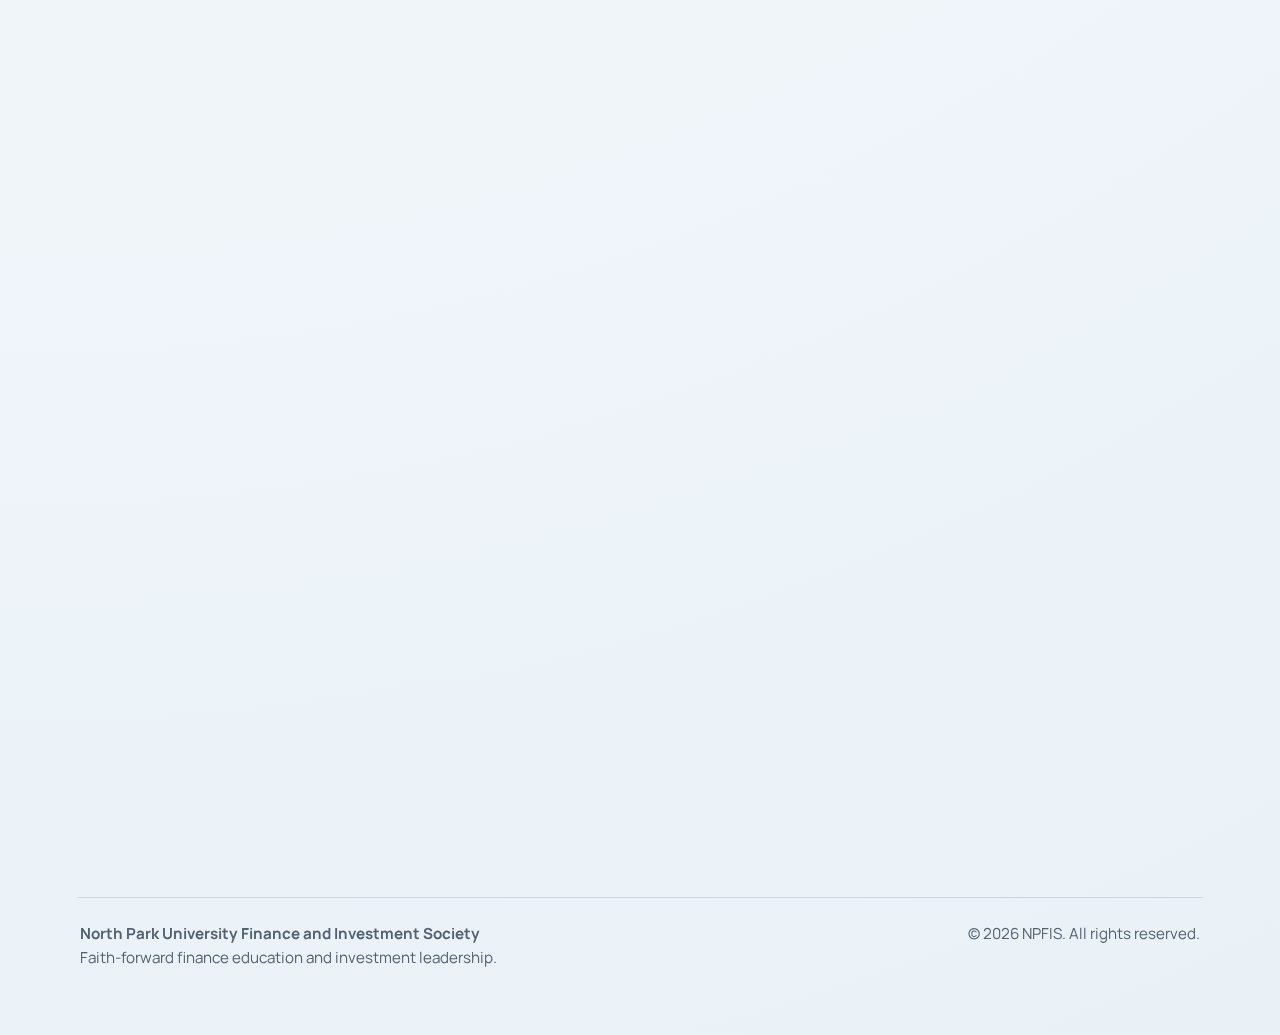
<file: leadership.html>
<!doctype html>
<html lang="en">
  <head>
    <meta charset="utf-8" />
    <meta name="viewport" content="width=device-width, initial-scale=1" />
    <title>Leadership | NPFIS</title>
    <link rel="stylesheet" href="style.css" />
  </head>
  <body id="top" data-page="leadership">
    <a class="skip-link" href="#main">Skip to content</a>
    <div class="page">
      <header class="site-header">
        <div class="container header-inner">
          <a class="brand" href="index.html#top">
            <img
              class="logo"
              src="assets/npfis-logo.png"
              alt="North Park University Finance and Investment Society"
            />
            <div class="brand-text">
              <span>North Park University</span>
              <strong>Finance and Investment Society</strong>
            </div>
          </a>
          <button class="menu-toggle" aria-expanded="false" aria-controls="primary-nav" type="button">
            Menu
          </button>
          <nav id="primary-nav" class="nav">
            <a href="index.html">Home</a>
            <a href="about.html">About</a>
            <a href="leadership.html" aria-current="page">Leadership</a>
            <a href="events.html">Events</a>
            <a href="join.html">Join</a>
            <a href="contact.html" class="nav-cta">Contact</a>
          </nav>
        </div>
      </header>

      <main id="main">
        <section
          class="image-band reveal"
          style="--bg-image: url('assets/founders-bench.jpg')"
          aria-label="NPFIS founders"
        >
          <div class="container image-band-content">
            <span>Leadership</span>
            <h1>Founders and student leadership.</h1>
          </div>
        </section>

        <section class="section-block reveal" aria-label="Founder profiles">
          <div class="container">
            <div class="section-header">
              <div>
                <p class="eyebrow">Founders</p>
                <h2>Meet the founding leadership team.</h2>
              </div>
            </div>
            <div class="founder-profiles">
              <div class="founder-card">
                <img class="founder-photo" src="assets/founder-tyler.jpg" alt="Tyler Habetler" />
                <strong>Tyler Habetler</strong>
                <span>Co-Founder</span>
                <a class="linkedin-link" href="https://www.linkedin.com/in/tylerhabetler/" target="_blank" rel="noopener">
                  <svg viewBox="0 0 24 24" aria-hidden="true">
                    <path
                      fill="currentColor"
                      d="M4.98 3.5a2.5 2.5 0 1 1 0 5 2.5 2.5 0 0 1 0-5ZM3 8.75h3.96V21H3zM9.5 8.75h3.8v1.68h.05c.53-.99 1.83-2.02 3.76-2.02C20.6 8.41 22 10.1 22 13.34V21h-3.96v-6.75c0-1.61-.03-3.68-2.24-3.68-2.24 0-2.58 1.75-2.58 3.56V21H9.5z"
                    />
                  </svg>
                  LinkedIn
                </a>
              </div>
              <div class="founder-card">
                <img class="founder-photo" src="assets/founder-temirlan.jpg" alt="Temirlan Avtandilov" />
                <strong>Temirlan Avtandilov</strong>
                <span>Co-Founder</span>
                <a class="linkedin-link" href="https://www.linkedin.com/in/temirlan-avtandilov/" target="_blank" rel="noopener">
                  <svg viewBox="0 0 24 24" aria-hidden="true">
                    <path
                      fill="currentColor"
                      d="M4.98 3.5a2.5 2.5 0 1 1 0 5 2.5 2.5 0 0 1 0-5ZM3 8.75h3.96V21H3zM9.5 8.75h3.8v1.68h.05c.53-.99 1.83-2.02 3.76-2.02C20.6 8.41 22 10.1 22 13.34V21h-3.96v-6.75c0-1.61-.03-3.68-2.24-3.68-2.24 0-2.58 1.75-2.58 3.56V21H9.5z"
                    />
                  </svg>
                  LinkedIn
                </a>
              </div>
              <div class="founder-card">
                <img class="founder-photo" src="assets/founder-mohamed.jpg" alt="Mohamed Zarook Mohamed Shamri" />
                <strong>Mohamed Zarook Mohamed Shamri</strong>
                <span>Co-Founder</span>
                <a class="linkedin-link" href="https://www.linkedin.com/in/mohamedshamri/" target="_blank" rel="noopener">
                  <svg viewBox="0 0 24 24" aria-hidden="true">
                    <path
                      fill="currentColor"
                      d="M4.98 3.5a2.5 2.5 0 1 1 0 5 2.5 2.5 0 0 1 0-5ZM3 8.75h3.96V21H3zM9.5 8.75h3.8v1.68h.05c.53-.99 1.83-2.02 3.76-2.02C20.6 8.41 22 10.1 22 13.34V21h-3.96v-6.75c0-1.61-.03-3.68-2.24-3.68-2.24 0-2.58 1.75-2.58 3.56V21H9.5z"
                    />
                  </svg>
                  LinkedIn
                </a>
              </div>
            </div>
          </div>
        </section>

        <section class="section-block reveal" aria-label="Founders list">
          <div class="container">
            <p class="eyebrow">Leadership roster</p>
            <div class="founder-list">
              <div class="founder-row">
                <div>
                  <strong>Tyler Habetler</strong>
                  <span>Co-Founder</span>
                </div>
                <a class="linkedin-link" href="https://www.linkedin.com/in/tylerhabetler/" target="_blank" rel="noopener">
                  <svg viewBox="0 0 24 24" aria-hidden="true">
                    <path
                      fill="currentColor"
                      d="M4.98 3.5a2.5 2.5 0 1 1 0 5 2.5 2.5 0 0 1 0-5ZM3 8.75h3.96V21H3zM9.5 8.75h3.8v1.68h.05c.53-.99 1.83-2.02 3.76-2.02C20.6 8.41 22 10.1 22 13.34V21h-3.96v-6.75c0-1.61-.03-3.68-2.24-3.68-2.24 0-2.58 1.75-2.58 3.56V21H9.5z"
                    />
                  </svg>
                  LinkedIn
                </a>
              </div>
              <div class="founder-row">
                <div>
                  <strong>Temirlan Avtandilov</strong>
                  <span>Co-Founder</span>
                </div>
                <a class="linkedin-link" href="https://www.linkedin.com/in/temirlan-avtandilov/" target="_blank" rel="noopener">
                  <svg viewBox="0 0 24 24" aria-hidden="true">
                    <path
                      fill="currentColor"
                      d="M4.98 3.5a2.5 2.5 0 1 1 0 5 2.5 2.5 0 0 1 0-5ZM3 8.75h3.96V21H3zM9.5 8.75h3.8v1.68h.05c.53-.99 1.83-2.02 3.76-2.02C20.6 8.41 22 10.1 22 13.34V21h-3.96v-6.75c0-1.61-.03-3.68-2.24-3.68-2.24 0-2.58 1.75-2.58 3.56V21H9.5z"
                    />
                  </svg>
                  LinkedIn
                </a>
              </div>
              <div class="founder-row">
                <div>
                  <strong>Mohamed Zarook Mohamed Shamri</strong>
                  <span>Co-Founder</span>
                </div>
                <a class="linkedin-link" href="https://www.linkedin.com/in/mohamedshamri/" target="_blank" rel="noopener">
                  <svg viewBox="0 0 24 24" aria-hidden="true">
                    <path
                      fill="currentColor"
                      d="M4.98 3.5a2.5 2.5 0 1 1 0 5 2.5 2.5 0 0 1 0-5ZM3 8.75h3.96V21H3zM9.5 8.75h3.8v1.68h.05c.53-.99 1.83-2.02 3.76-2.02C20.6 8.41 22 10.1 22 13.34V21h-3.96v-6.75c0-1.61-.03-3.68-2.24-3.68-2.24 0-2.58 1.75-2.58 3.56V21H9.5z"
                    />
                  </svg>
                  LinkedIn
                </a>
              </div>
            </div>
          </div>
        </section>

        <section class="section-block reveal" aria-label="Founders on campus">
          <div class="container split">
            <figure class="media-block">
              <img src="assets/founders-steps.jpg" alt="NPFIS founders on campus steps" />
              <figcaption>Founders at North Park University</figcaption>
            </figure>
            <figure class="media-block">
              <img src="assets/founders-presentation.jpg" alt="NPFIS founders presenting" />
              <figcaption>Launching core activities and workshops</figcaption>
            </figure>
          </div>
        </section>

        <section class="section-block reveal" aria-label="Advisors">
          <div class="container">
            <p class="eyebrow">Advisors</p>
            <h2>Supported by faculty and alumni mentors.</h2>
            <div class="detail-list">
              <p><strong>Faculty advisor</strong> &middot; To be announced</p>
              <p><strong>Alumni mentors</strong> &middot; Chicago finance network</p>
            </div>
          </div>
        </section>
      </main>

      <footer class="site-footer">
        <div class="container footer-inner">
          <div>
            <strong>North Park University Finance and Investment Society</strong>
            <p>Faith-forward finance education and investment leadership.</p>
          </div>
          <p>&copy; <span id="year"></span> NPFIS. All rights reserved.</p>
        </div>
      </footer>
    </div>

    <script src="app.js"></script>
  </body>
</html>
</file>
<file: style.css>
@import url("https://fonts.googleapis.com/css2?family=Manrope:wght@400;500;600;700&family=IBM+Plex+Mono:wght@400;500&display=swap");

:root {
  color-scheme: light;
  --navy: #0b1c2b;
  --ink: #0f2234;
  --gold: #f2c16b;
  --gold-deep: #e08f2b;
  --text: #101f2d;
  --muted: #516171;
  --line: rgba(11, 28, 43, 0.12);
  --soft: rgba(255, 255, 255, 0.75);
  --shadow: 0 24px 60px rgba(9, 20, 34, 0.16);
  --radius-lg: 24px;
  --radius-md: 16px;
  --radius-sm: 12px;
  --mono: "IBM Plex Mono", ui-monospace, SFMono-Regular, Menlo, Monaco, Consolas, "Liberation Mono",
    "Courier New", monospace;
}

* {
  box-sizing: border-box;
  margin: 0;
  padding: 0;
}

html {
  scroll-behavior: smooth;
}

body {
  font-family: "Manrope", "Segoe UI", sans-serif;
  background: radial-gradient(circle at top left, #f9edd4 0%, #f3f7fb 40%, #e9f1f7 100%);
  color: var(--text);
  line-height: 1.6;
}

body::after {
  content: "";
  position: fixed;
  inset: 0;
  pointer-events: none;
  z-index: -1;
  background-image: linear-gradient(rgba(11, 28, 43, 0.05) 1px, transparent 1px),
    linear-gradient(90deg, rgba(11, 28, 43, 0.05) 1px, transparent 1px);
  background-size: 140px 140px;
  opacity: 0.2;
}

a {
  color: inherit;
  text-decoration: none;
}

.skip-link {
  position: absolute;
  top: 12px;
  left: 12px;
  padding: 8px 14px;
  background: var(--navy);
  color: #fff;
  border-radius: 999px;
  transform: translateY(-200%);
  transition: transform 0.2s ease;
  z-index: 10;
}

.skip-link:focus {
  transform: translateY(0);
}

.page {
  min-height: 100vh;
  display: flex;
  flex-direction: column;
  gap: 64px;
  padding: 24px 6vw 64px;
}

main {
  display: grid;
  gap: 72px;
}

.container {
  width: min(1120px, 100%);
  margin: 0 auto;
}

.section-block,
.preview-section {
  display: grid;
  gap: 24px;
}

.section-header {
  display: flex;
  justify-content: space-between;
  align-items: flex-end;
  gap: 16px;
}

.section-header h2 {
  font-size: clamp(1.8rem, 1.6vw + 1rem, 2.4rem);
  font-weight: 600;
}

.eyebrow {
  text-transform: uppercase;
  letter-spacing: 0.28em;
  font-size: 12px;
  color: var(--muted);
  margin-bottom: 12px;
  display: inline-block;
}

.lead {
  font-size: 1.05rem;
  color: #27384a;
  margin-bottom: 24px;
}

.muted {
  color: var(--muted);
}

.site-header {
  position: relative;
}

.header-inner {
  display: grid;
  grid-template-columns: 1fr auto;
  align-items: center;
  gap: 16px;
}

.brand {
  display: flex;
  align-items: center;
  gap: 16px;
  color: inherit;
}

.logo {
  width: 64px;
  height: 72px;
  object-fit: contain;
  border-radius: 0;
  background: transparent;
  box-shadow: none;
  padding: 0;
  display: block;
  mix-blend-mode: multiply;
  filter: drop-shadow(0 10px 18px rgba(9, 20, 34, 0.18));
}

.brand-text span {
  font-size: 13px;
  color: var(--muted);
  letter-spacing: 0.18em;
  text-transform: uppercase;
}

.brand-text strong {
  display: block;
  font-size: 20px;
  font-weight: 600;
}

.menu-toggle {
  display: none;
  border: 1px solid rgba(255, 255, 255, 0.7);
  border-radius: 999px;
  padding: 10px 18px;
  background: var(--soft);
  font-weight: 600;
  color: var(--navy);
  cursor: pointer;
}

.nav {
  display: flex;
  align-items: center;
  gap: 20px;
  font-weight: 500;
}

.nav a {
  position: relative;
  padding-bottom: 4px;
}

.nav a::after {
  content: "";
  position: absolute;
  left: 0;
  bottom: 0;
  width: 0;
  height: 2px;
  background: var(--gold-deep);
  transition: width 0.2s ease;
}

.nav a:hover::after,
.nav a:focus-visible::after,
.nav a[aria-current="page"]::after {
  width: 100%;
}

.nav a[aria-current="page"] {
  font-weight: 600;
  color: var(--navy);
}

.nav-cta {
  padding: 10px 18px;
  border-radius: 999px;
  border: 1px solid var(--gold-deep);
  background: var(--gold);
  color: var(--ink);
  font-weight: 600;
}

.storyline {
  position: fixed;
  top: 140px;
  right: 6vw;
  width: 160px;
  display: grid;
  gap: 12px;
  padding-left: 16px;
  font-family: var(--mono);
  text-transform: uppercase;
  letter-spacing: 0.18em;
  font-size: 10px;
  color: var(--muted);
  z-index: 4;
}

.storyline::before {
  content: "";
  position: absolute;
  left: 4px;
  top: 0;
  bottom: 0;
  width: 1px;
  background: var(--line);
}

.storyline-progress {
  position: absolute;
  left: 4px;
  top: 0;
  bottom: 0;
  width: 1px;
}

.storyline-progress span {
  display: block;
  width: 1px;
  height: var(--progress, 0%);
  background: var(--navy);
  transition: height 0.2s ease;
}

.storyline-item {
  padding-left: 16px;
  opacity: 0.6;
  transition: opacity 0.2s ease, color 0.2s ease;
}

.storyline-item.is-active {
  opacity: 1;
  color: var(--navy);
}

.reveal {
  opacity: 0;
  transform: translateY(8px);
  transition: opacity 0.6s ease, transform 0.6s ease;
}

.reveal-visible {
  opacity: 1;
  transform: translateY(0);
}

.image-band {
  position: relative;
  min-height: 360px;
  margin: 0 calc(50% - 50vw);
  background-image: var(--bg-image);
  background-size: cover;
  background-position: center;
  display: flex;
  align-items: flex-end;
  padding: 64px 0;
}

.image-band::after {
  content: "";
  position: absolute;
  inset: 0;
  background: linear-gradient(180deg, rgba(11, 28, 43, 0.05) 45%, rgba(11, 28, 43, 0.45) 100%);
  pointer-events: none;
}

.image-band-content {
  position: relative;
  z-index: 1;
  color: #fff;
  display: grid;
  gap: 8px;
}

.image-band-content span {
  text-transform: uppercase;
  letter-spacing: 0.2em;
  font-size: 11px;
  color: rgba(255, 255, 255, 0.8);
}

.hero {
  padding: 8px 0;
}

.hero-inner {
  display: grid;
  grid-template-columns: repeat(auto-fit, minmax(280px, 1fr));
  gap: 48px;
  align-items: center;
}

.hero-copy h1 {
  font-size: clamp(2.4rem, 3.2vw + 1rem, 3.8rem);
  line-height: 1.08;
  margin-bottom: 18px;
  font-weight: 600;
}

.cta-row {
  display: flex;
  flex-wrap: wrap;
  gap: 12px;
  margin-bottom: 24px;
}

.btn {
  display: inline-flex;
  align-items: center;
  justify-content: center;
  padding: 12px 22px;
  border-radius: 999px;
  font-weight: 600;
  border: 1px solid transparent;
  transition: transform 0.2s ease, box-shadow 0.2s ease;
}

.btn.primary {
  background: var(--navy);
  color: #f7f4ed;
  box-shadow: var(--shadow);
}

.btn.ghost {
  background: transparent;
  color: var(--navy);
  border: 1px solid var(--line);
}

.btn.dark {
  background: var(--ink);
  color: #f7f4ed;
}

.btn:hover,
.btn:focus-visible {
  transform: translateY(-2px);
  box-shadow: 0 16px 28px rgba(9, 20, 34, 0.18);
}

.link {
  position: relative;
  font-weight: 600;
}

.link::after {
  content: "";
  position: absolute;
  left: 0;
  bottom: -2px;
  width: 100%;
  height: 1px;
  background: currentColor;
  opacity: 0.4;
  transform: scaleX(0);
  transform-origin: left;
  transition: transform 0.2s ease, opacity 0.2s ease;
}

.link:hover::after,
.link:focus-visible::after {
  transform: scaleX(1);
  opacity: 1;
}

.line-list {
  list-style: none;
  border-left: 2px solid var(--line);
  padding-left: 16px;
  display: grid;
  gap: 10px;
  color: var(--text);
}

.ticker {
  font-family: var(--mono);
  text-transform: uppercase;
  letter-spacing: 0.2em;
  font-size: 12px;
  color: var(--muted);
}

.ticker-band {
  margin: 0 calc(50% - 50vw);
  background: #0b1c2b;
  color: #f3f4f6;
  overflow: hidden;
  border-top: 1px solid rgba(255, 255, 255, 0.2);
  border-bottom: 1px solid rgba(255, 255, 255, 0.2);
}

.ticker-band:hover .ticker-track {
  animation-play-state: paused;
}

.ticker-track {
  display: inline-flex;
  gap: 32px;
  padding: 14px 0;
  white-space: nowrap;
  animation: ticker 26s linear infinite;
}

.ticker-item {
  font-family: var(--mono);
  text-transform: uppercase;
  letter-spacing: 0.22em;
  font-size: 11px;
  color: rgba(255, 255, 255, 0.8);
}

@keyframes ticker {
  from {
    transform: translateX(0);
  }
  to {
    transform: translateX(-50%);
  }
}

.finance-grid {
  display: grid;
  grid-template-columns: repeat(auto-fit, minmax(220px, 1fr));
  gap: 24px;
  border-top: 1px solid var(--line);
  border-bottom: 1px solid var(--line);
  padding: 24px 0;
}

.finance-grid article {
  display: grid;
  gap: 8px;
  transition: opacity 0.2s ease;
}

.finance-grid article + article {
  border-left: 1px solid var(--line);
  padding-left: 24px;
}

.finance-grid article:hover {
  opacity: 0.8;
}

.finance-grid span {
  font-family: var(--mono);
  text-transform: uppercase;
  letter-spacing: 0.2em;
  font-size: 11px;
  color: var(--muted);
}

.market-panel {
  display: grid;
  grid-template-columns: repeat(auto-fit, minmax(260px, 1fr));
  gap: 32px;
  align-items: start;
  border-top: 1px solid var(--line);
  border-bottom: 1px solid var(--line);
  padding: 24px 0;
}

.market-tabs {
  display: flex;
  flex-wrap: wrap;
  gap: 12px;
  margin-top: 16px;
}

.market-tab {
  background: transparent;
  border: none;
  font-family: var(--mono);
  text-transform: uppercase;
  letter-spacing: 0.2em;
  font-size: 11px;
  color: var(--muted);
  padding: 4px 0;
  position: relative;
  cursor: pointer;
  transition: color 0.2s ease, opacity 0.2s ease;
}

.market-tab::after {
  content: "";
  position: absolute;
  left: 0;
  bottom: -6px;
  width: 100%;
  height: 2px;
  background: var(--navy);
  transform: scaleX(0);
  transform-origin: left;
  transition: transform 0.2s ease;
}

.market-tab.is-active {
  color: var(--navy);
  opacity: 1;
}

.market-tab.is-active::after {
  transform: scaleX(1);
}

.market-tab:focus-visible {
  outline: 2px solid rgba(11, 28, 43, 0.2);
  outline-offset: 4px;
}

.market-chart {
  display: grid;
  gap: 12px;
}

.market-chart svg {
  width: 100%;
  height: 200px;
}

.market-caption {
  font-family: var(--mono);
  text-transform: uppercase;
  letter-spacing: 0.2em;
  font-size: 11px;
  color: var(--muted);
  transition: opacity 0.2s ease;
}

.sparkline {
  display: grid;
  gap: 12px;
  border-top: 1px solid var(--line);
  border-bottom: 1px solid var(--line);
  padding: 16px 0;
}

.sparkline svg {
  width: 100%;
  height: 180px;
}

.sparkline figcaption {
  font-family: var(--mono);
  text-transform: uppercase;
  letter-spacing: 0.2em;
  font-size: 11px;
  color: var(--muted);
}

.quote-block {
  display: grid;
  gap: 12px;
  border-top: 1px solid var(--line);
  border-bottom: 1px solid var(--line);
  padding: 24px 0;
}

.quote-block blockquote {
  margin: 0;
  font-size: 1.2rem;
  font-weight: 500;
}

.split {
  display: grid;
  grid-template-columns: repeat(auto-fit, minmax(260px, 1fr));
  gap: 24px;
  align-items: center;
}

.split-action {
  display: grid;
  gap: 12px;
}

.media-block {
  display: grid;
  gap: 12px;
  margin: 0;
}

.media-block img {
  width: 100%;
  height: auto;
  display: block;
  border-radius: var(--radius-md);
}

.media-block figcaption {
  font-family: var(--mono);
  text-transform: uppercase;
  letter-spacing: 0.2em;
  font-size: 11px;
  color: var(--muted);
}

.founder-profiles {
  display: grid;
  grid-template-columns: repeat(auto-fit, minmax(220px, 1fr));
  gap: 28px;
  margin-bottom: 24px;
}

.founder-card {
  display: grid;
  gap: 12px;
}

.founder-photo {
  width: 100%;
  border-radius: 18px;
  height: auto;
  object-fit: contain;
  border: none;
}

.founder-card span {
  color: var(--muted);
  font-size: 0.9rem;
}

.founder-list {
  display: grid;
  gap: 0;
  border-top: 1px solid var(--line);
}

.founder-row {
  display: grid;
  grid-template-columns: 1fr auto;
  gap: 16px;
  align-items: center;
  padding: 16px 0;
  border-bottom: 1px solid var(--line);
}

.founder-row strong {
  display: block;
  font-size: 1.05rem;
}

.founder-row span {
  color: var(--muted);
  font-size: 0.9rem;
}

.linkedin-link {
  display: inline-flex;
  align-items: center;
  gap: 8px;
  font-family: var(--mono);
  font-size: 11px;
  letter-spacing: 0.2em;
  text-transform: uppercase;
  color: var(--navy);
}

.linkedin-link svg {
  width: 14px;
  height: 14px;
}

.event-list {
  display: grid;
  gap: 0;
  border-top: 1px solid var(--line);
}

.event-row {
  display: grid;
  grid-template-columns: 1fr auto;
  gap: 16px;
  padding: 16px 0;
  border-bottom: 1px solid var(--line);
  align-items: center;
}

.event-tag {
  text-transform: uppercase;
  letter-spacing: 0.2em;
  font-size: 11px;
  color: var(--gold-deep);
}

.event-meta {
  font-weight: 500;
  color: var(--muted);
  text-align: right;
}

.steps-list {
  list-style: none;
  counter-reset: step;
  display: grid;
  gap: 16px;
}

.steps-list li {
  border-bottom: 1px solid var(--line);
  padding-bottom: 16px;
  display: grid;
  gap: 6px;
}

.steps-list li::before {
  counter-increment: step;
  content: "Step " counter(step);
  font-family: var(--mono);
  text-transform: uppercase;
  letter-spacing: 0.2em;
  font-size: 11px;
  color: var(--muted);
}

.tracks-grid {
  display: grid;
  grid-template-columns: repeat(auto-fit, minmax(220px, 1fr));
  gap: 24px;
  border-top: 1px solid var(--line);
  padding-top: 24px;
}

.faq-grid {
  display: grid;
  gap: 0;
  border-top: 1px solid var(--line);
}

.faq-grid details {
  padding: 14px 0;
  border-bottom: 1px solid var(--line);
}

.faq-grid summary {
  font-weight: 600;
  cursor: pointer;
  list-style: none;
}

.faq-grid summary::-webkit-details-marker {
  display: none;
}

.detail-list {
  display: grid;
  gap: 8px;
}

.image-gallery {
  display: grid;
  grid-template-columns: repeat(auto-fit, minmax(240px, 1fr));
  gap: 16px;
  margin: 32px 0;
}

.image-gallery img {
  width: 100%;
  height: auto;
  object-fit: contain;
  display: block;
  border-radius: 12px;
}

.page-hero {
  display: grid;
  gap: 12px;
}

.contact-grid {
  display: grid;
  grid-template-columns: repeat(auto-fit, minmax(260px, 1fr));
  gap: 28px;
}

.contact-form {
  display: grid;
  gap: 14px;
}

.contact-form label {
  display: grid;
  gap: 6px;
  font-size: 0.95rem;
}

input,
textarea {
  border: none;
  border-bottom: 1px solid var(--line);
  padding: 10px 0;
  font-family: inherit;
  font-size: 0.95rem;
  background: transparent;
}

input:focus,
textarea:focus {
  outline: none;
  border-color: var(--navy);
}

.form-note {
  font-size: 0.85rem;
  color: var(--muted);
}

.site-footer {
  border-top: 1px solid var(--line);
  padding-top: 24px;
  color: var(--muted);
  font-size: 0.95rem;
}

.footer-inner {
  display: flex;
  flex-wrap: wrap;
  justify-content: space-between;
  gap: 16px;
}

@media (max-width: 960px) {
  .menu-toggle {
    display: inline-flex;
  }

  .nav {
    display: none;
    flex-direction: column;
    position: absolute;
    right: 6vw;
    top: 90px;
    background: var(--soft);
    border: 1px solid rgba(255, 255, 255, 0.8);
    padding: 18px 20px;
    border-radius: 18px;
    box-shadow: var(--shadow);
    min-width: 200px;
    z-index: 5;
  }

  .nav.open {
    display: flex;
  }

  .section-header {
    flex-direction: column;
    align-items: flex-start;
  }

  .storyline {
    display: none;
  }

  .finance-grid article + article {
    border-left: none;
    padding-left: 0;
    border-top: 1px solid var(--line);
    padding-top: 16px;
  }
}

@media (max-width: 720px) {
  .event-row {
    grid-template-columns: 1fr;
  }

  .event-meta {
    text-align: left;
  }

  .founder-row {
    grid-template-columns: 1fr;
    align-items: flex-start;
  }

  .page {
    gap: 56px;
  }
}

@media (prefers-reduced-motion: reduce) {
  * {
    scroll-behavior: auto !important;
    transition-duration: 0.01ms !important;
    animation-duration: 0.01ms !important;
  }

  .ticker-track {
    animation: none;
    transform: none;
  }

  .reveal {
    opacity: 1;
    transform: none;
  }
}
</file>
